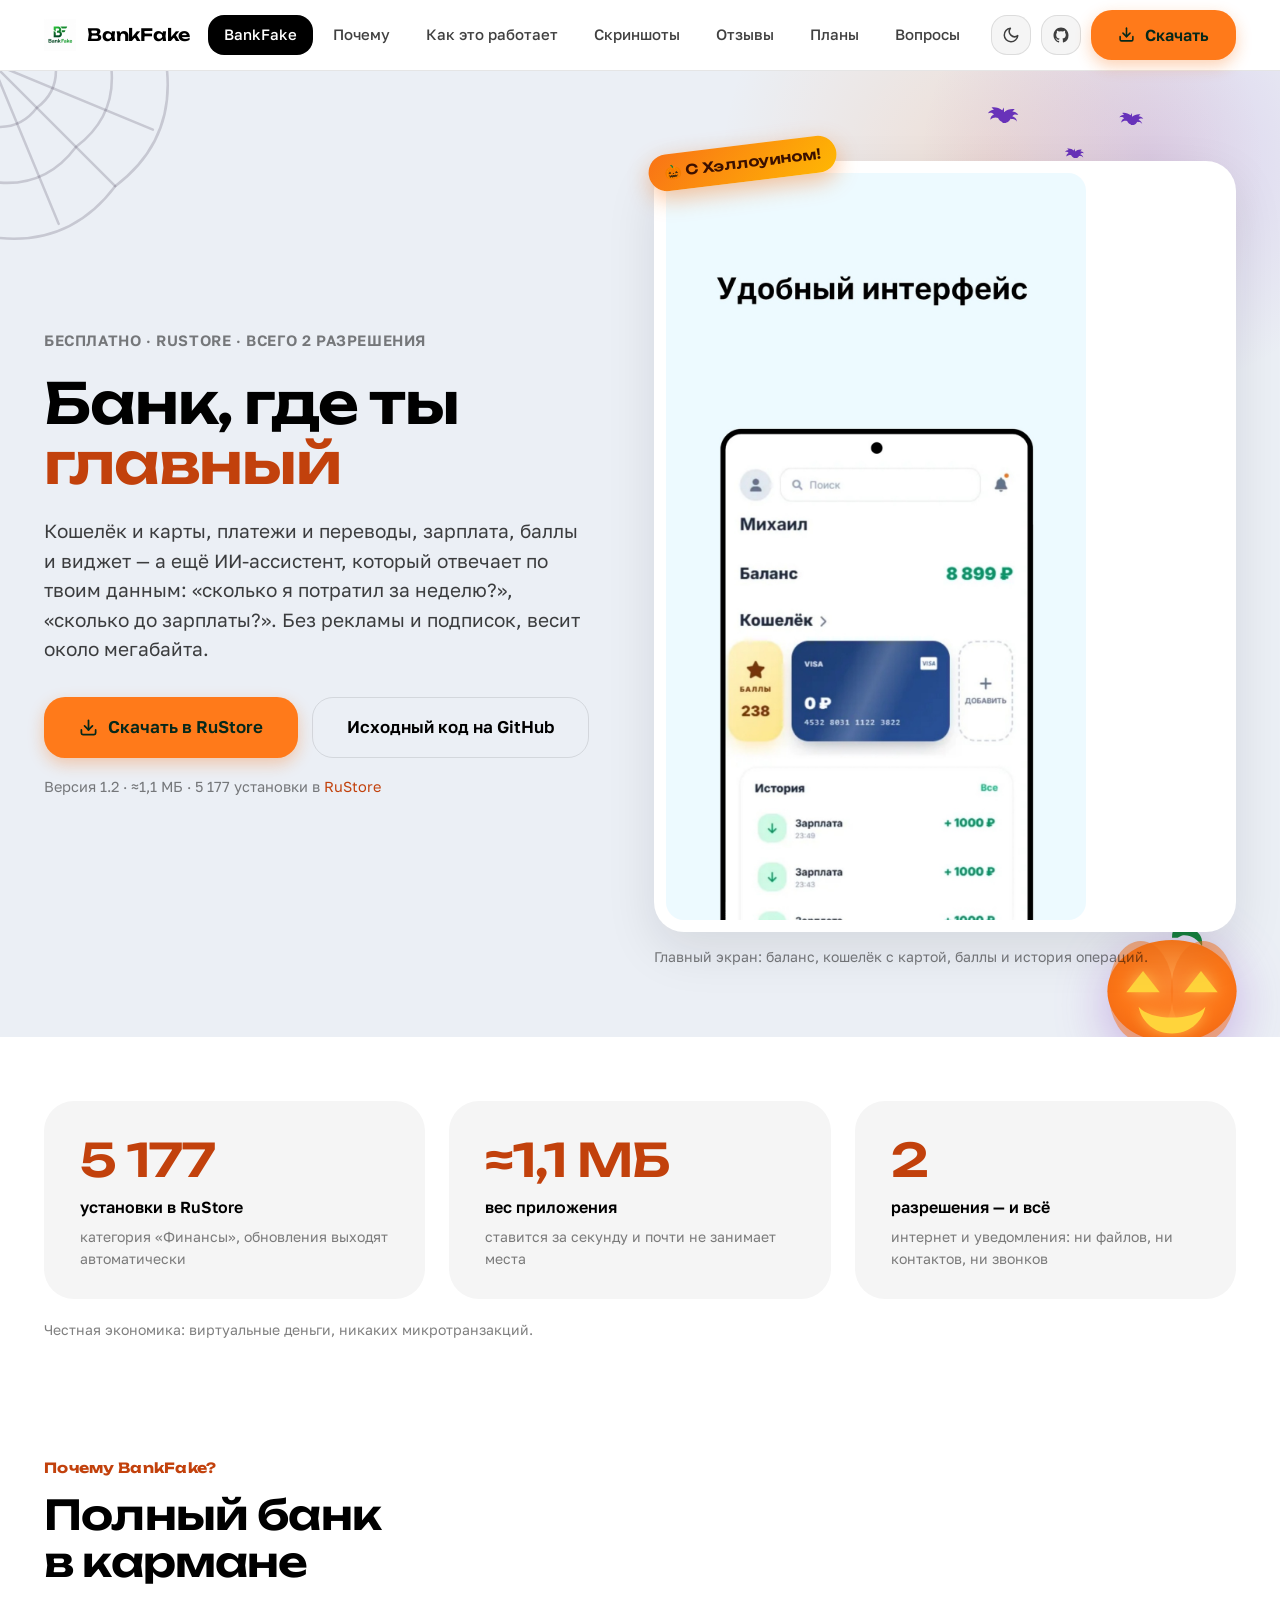
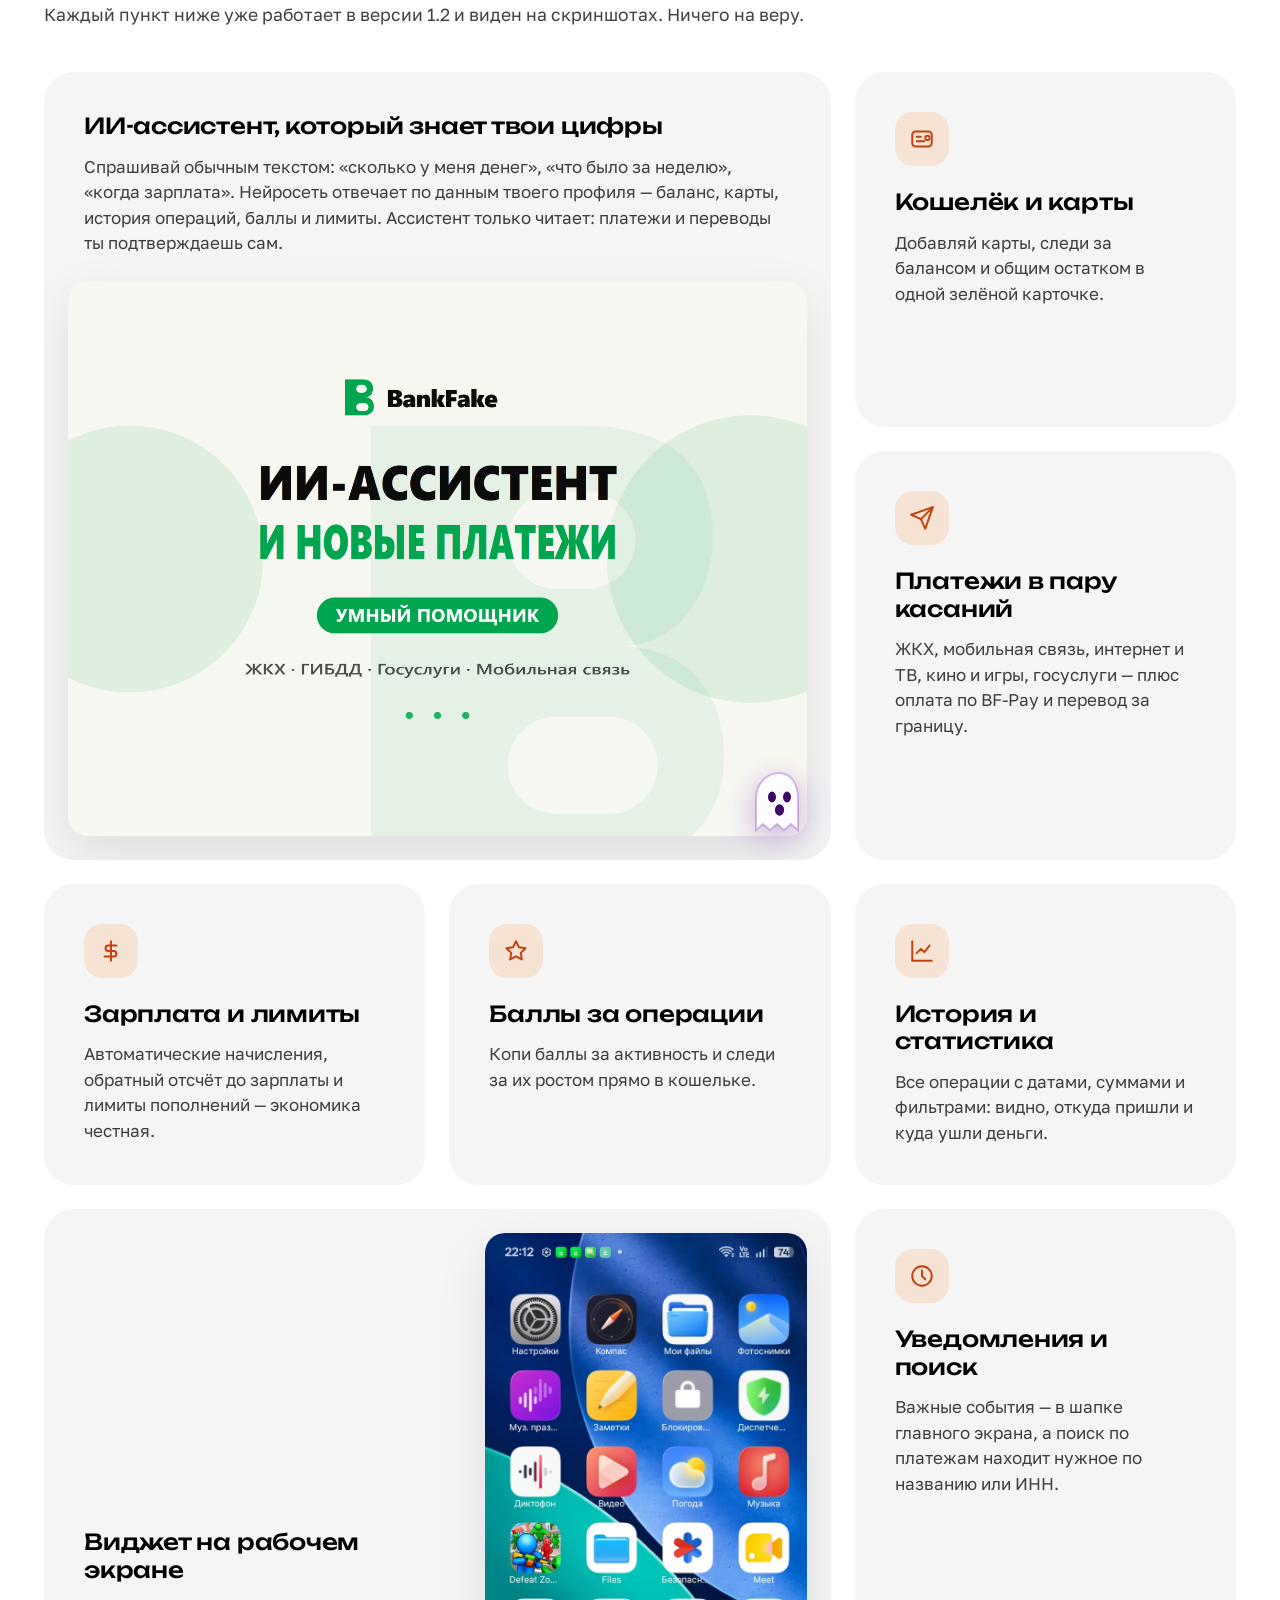
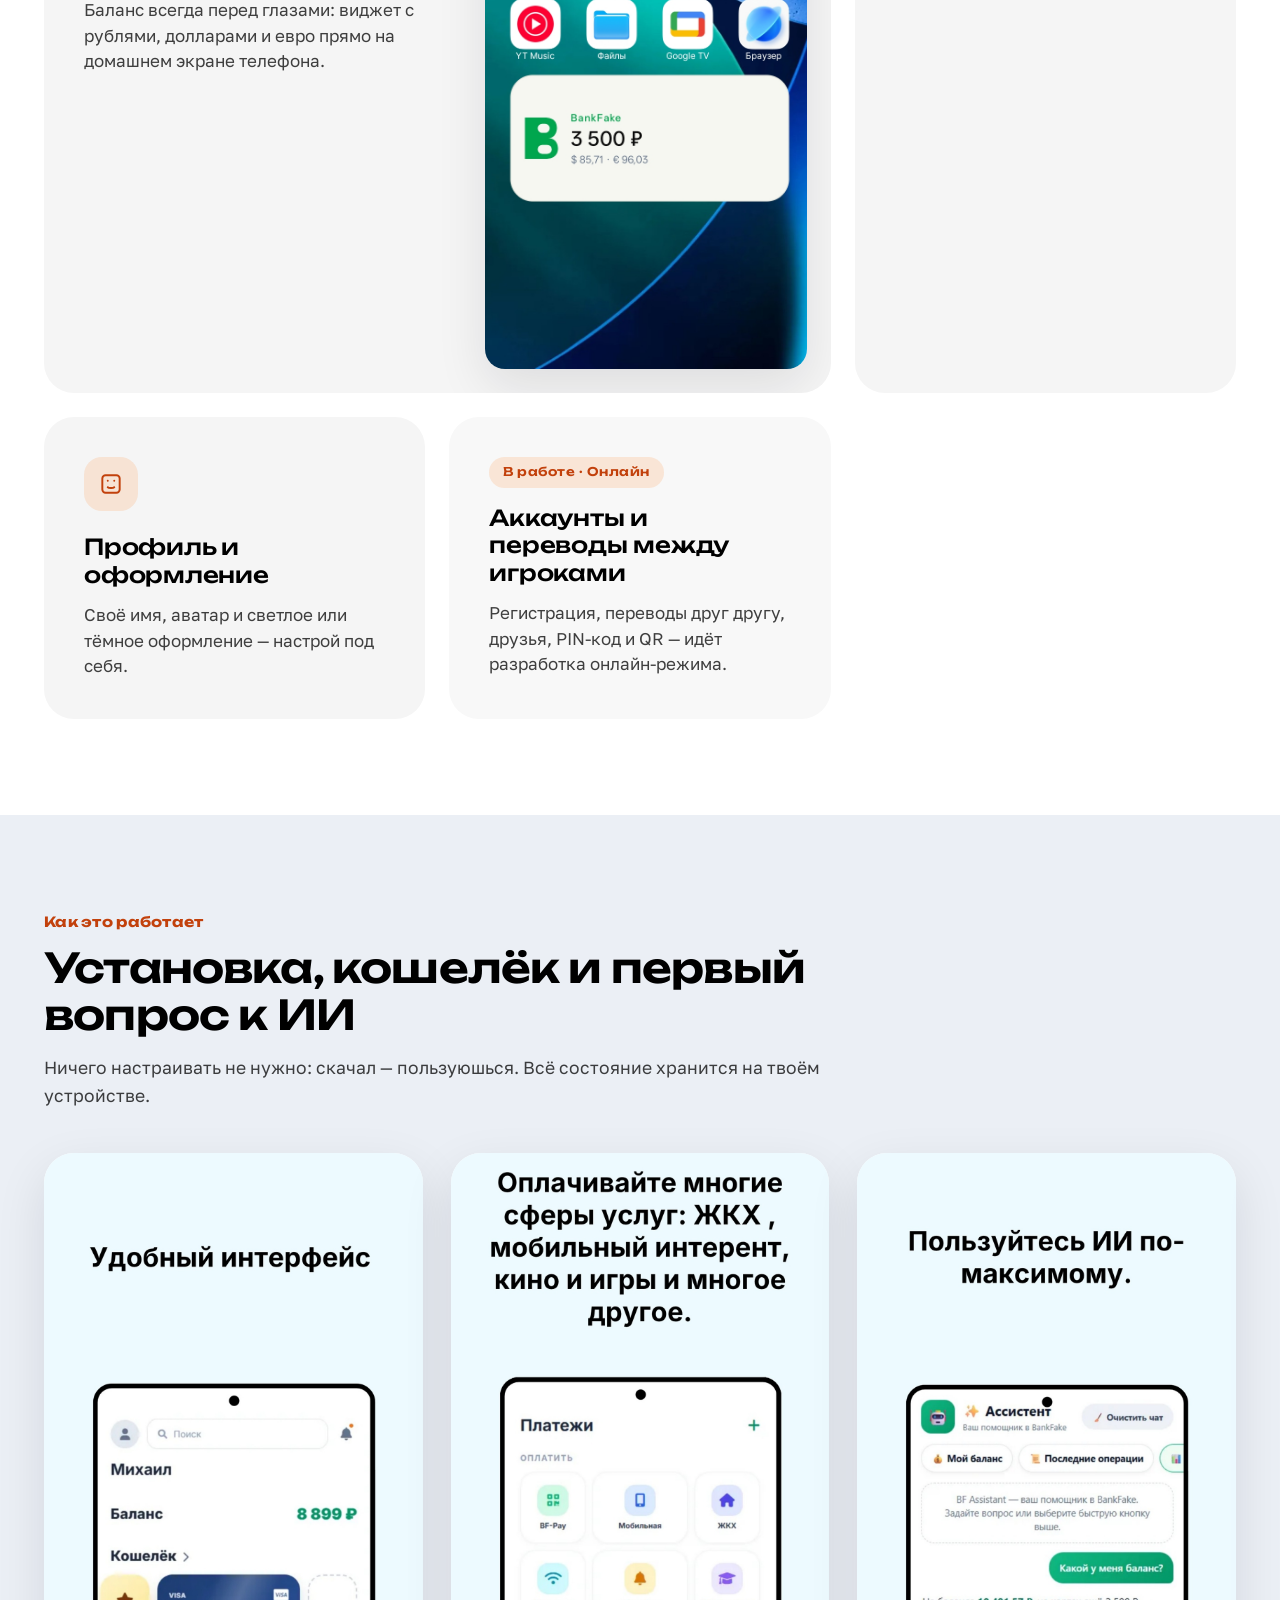
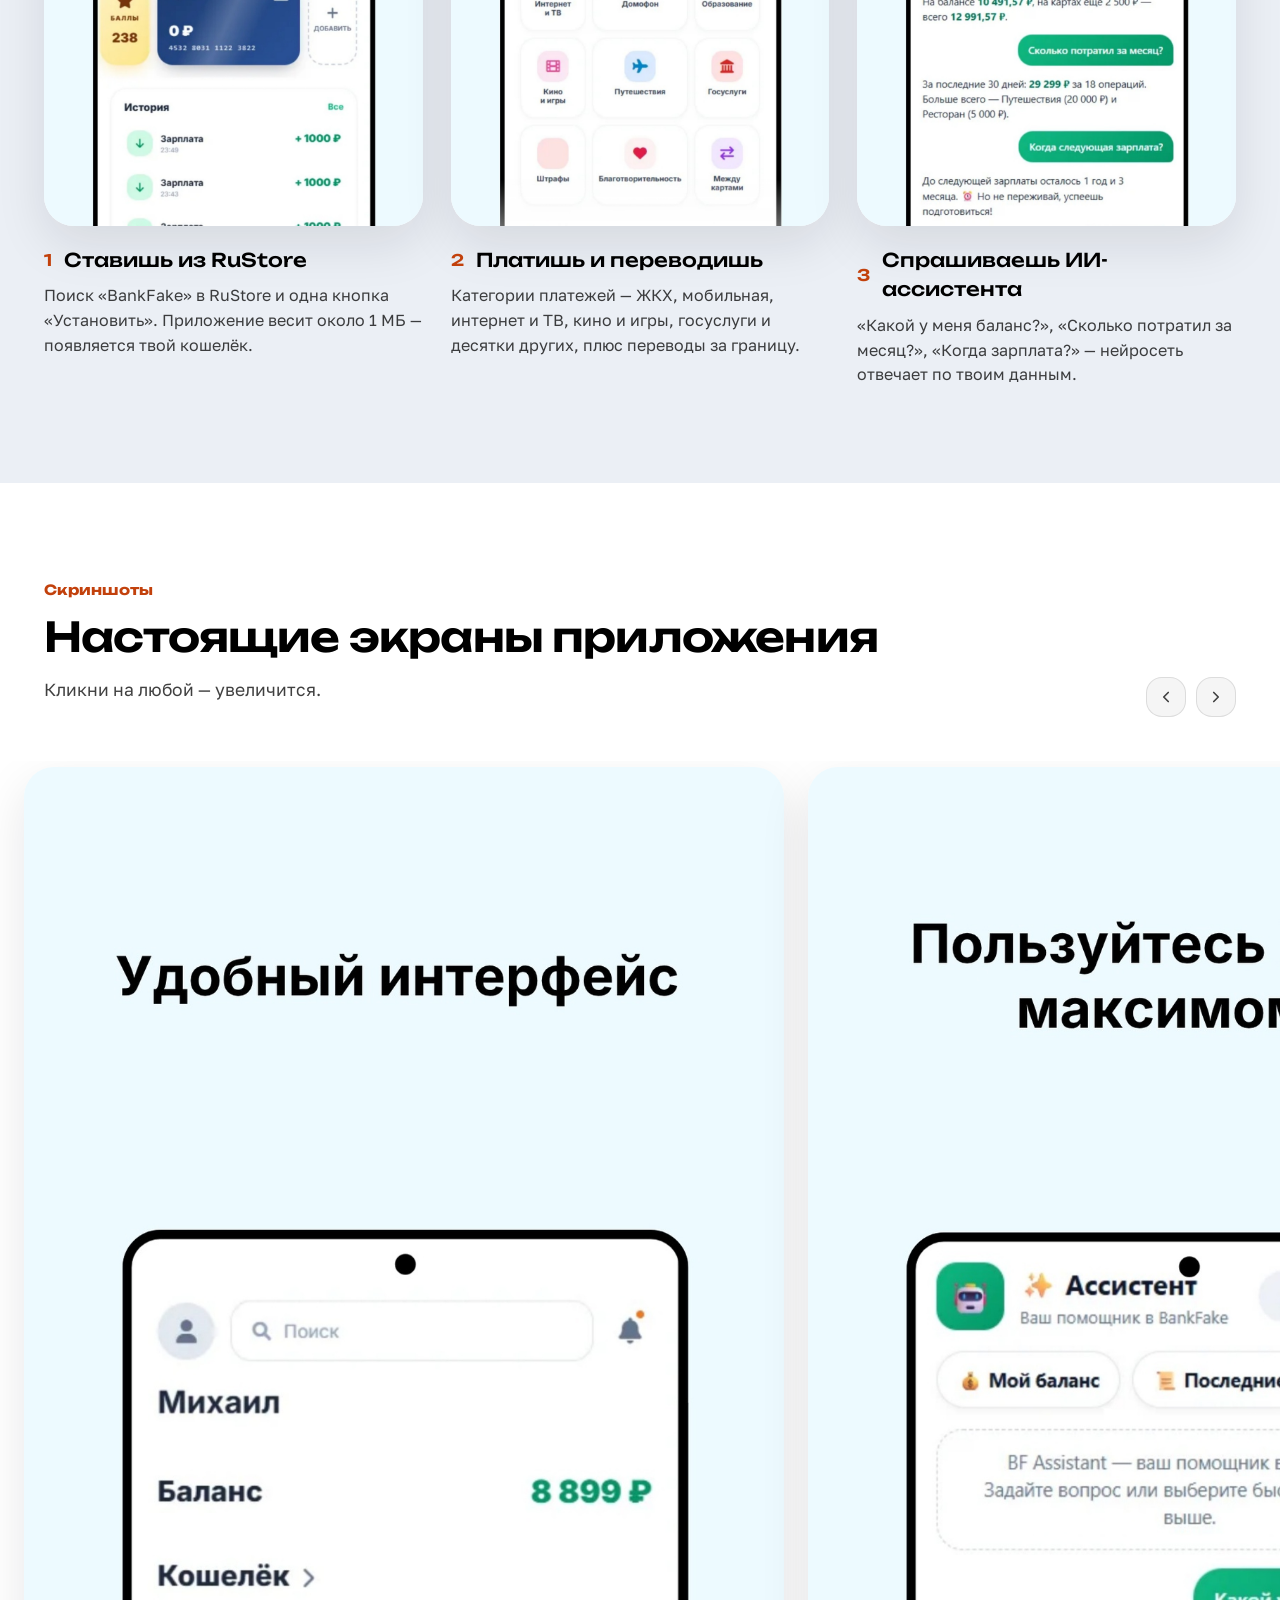
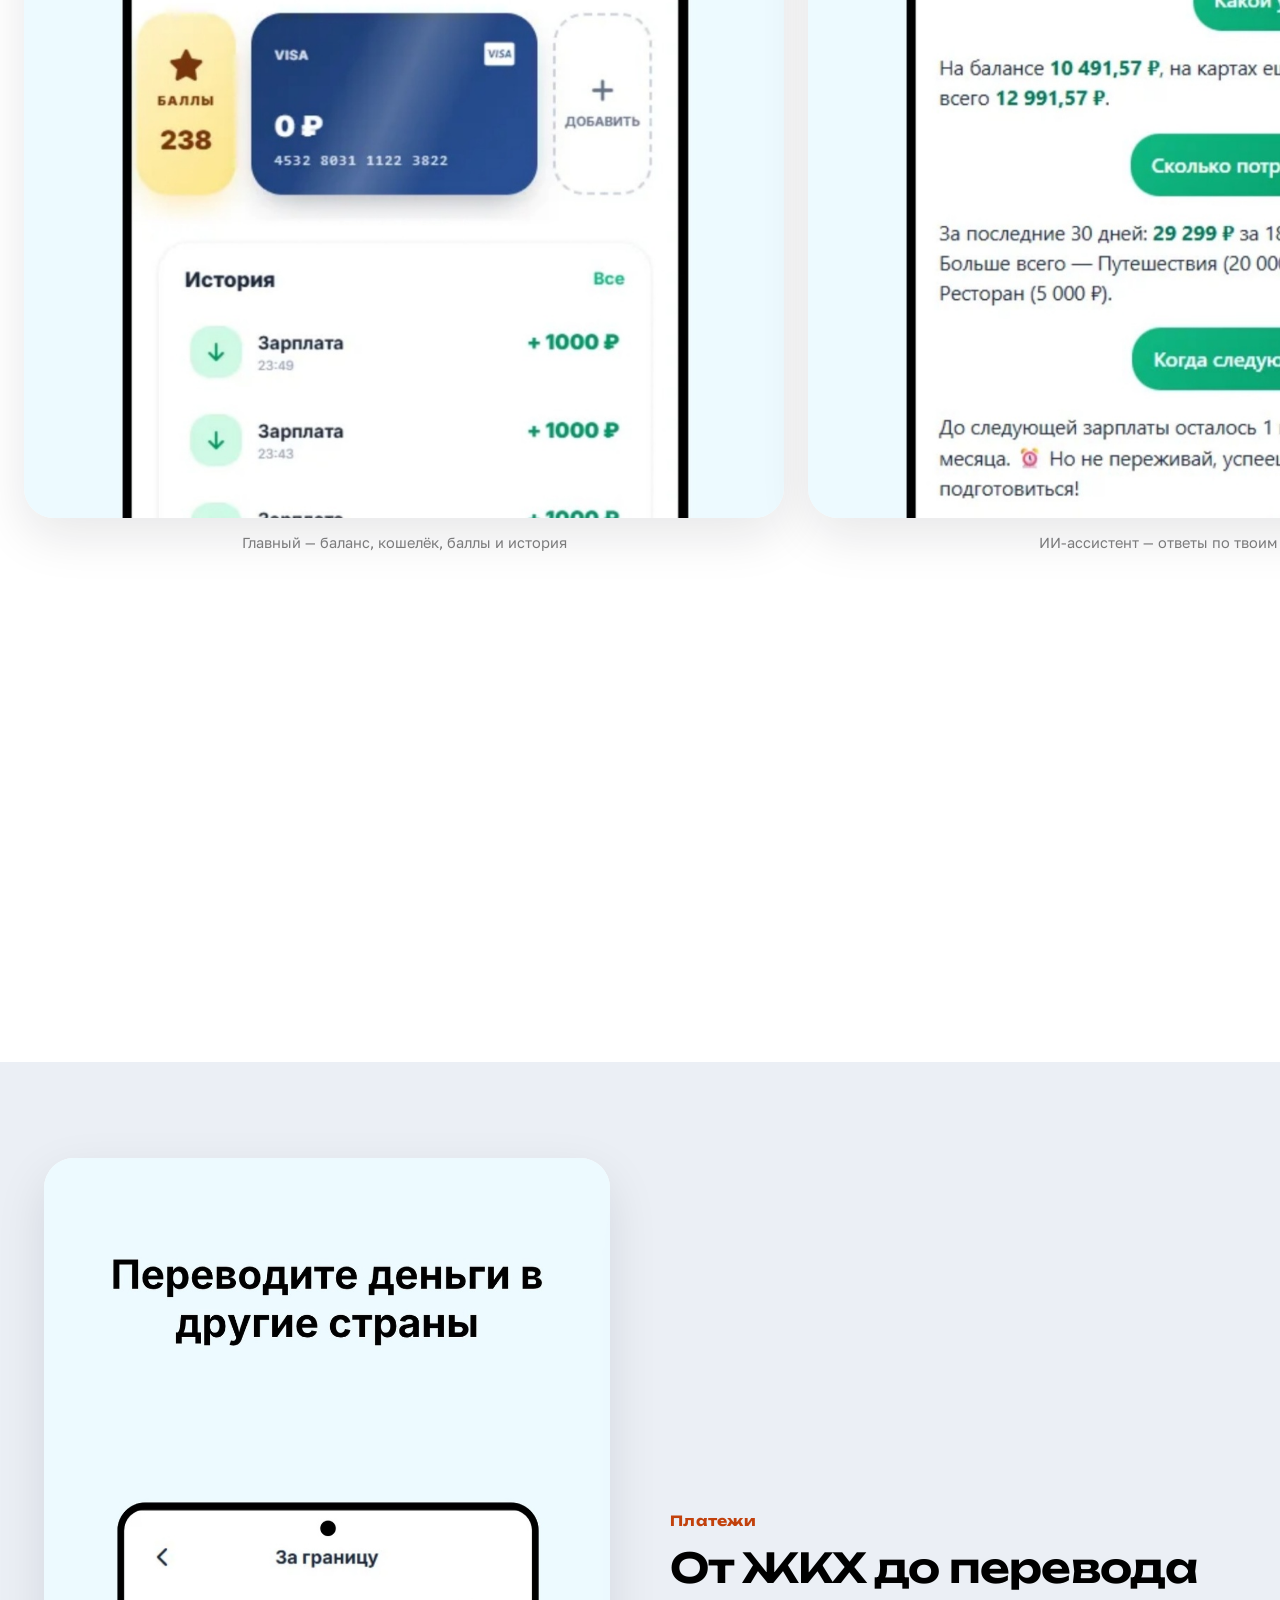
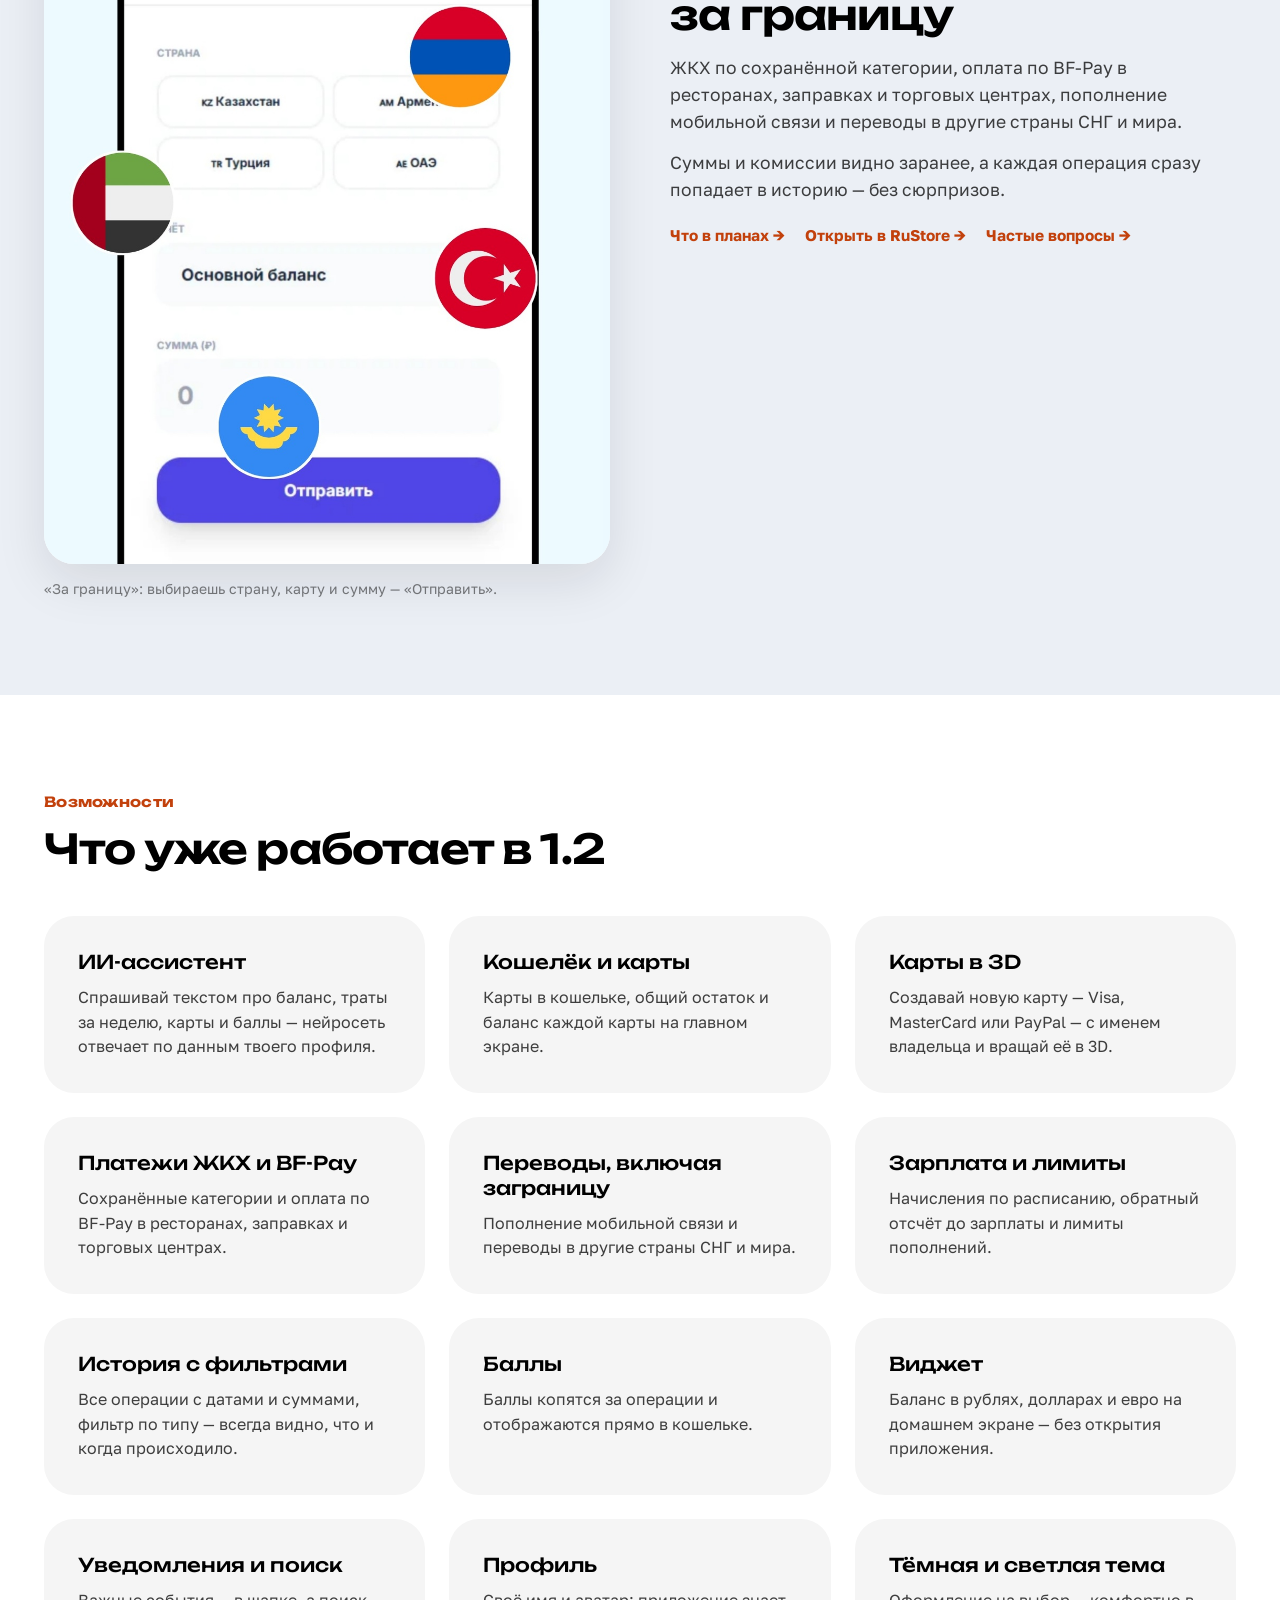
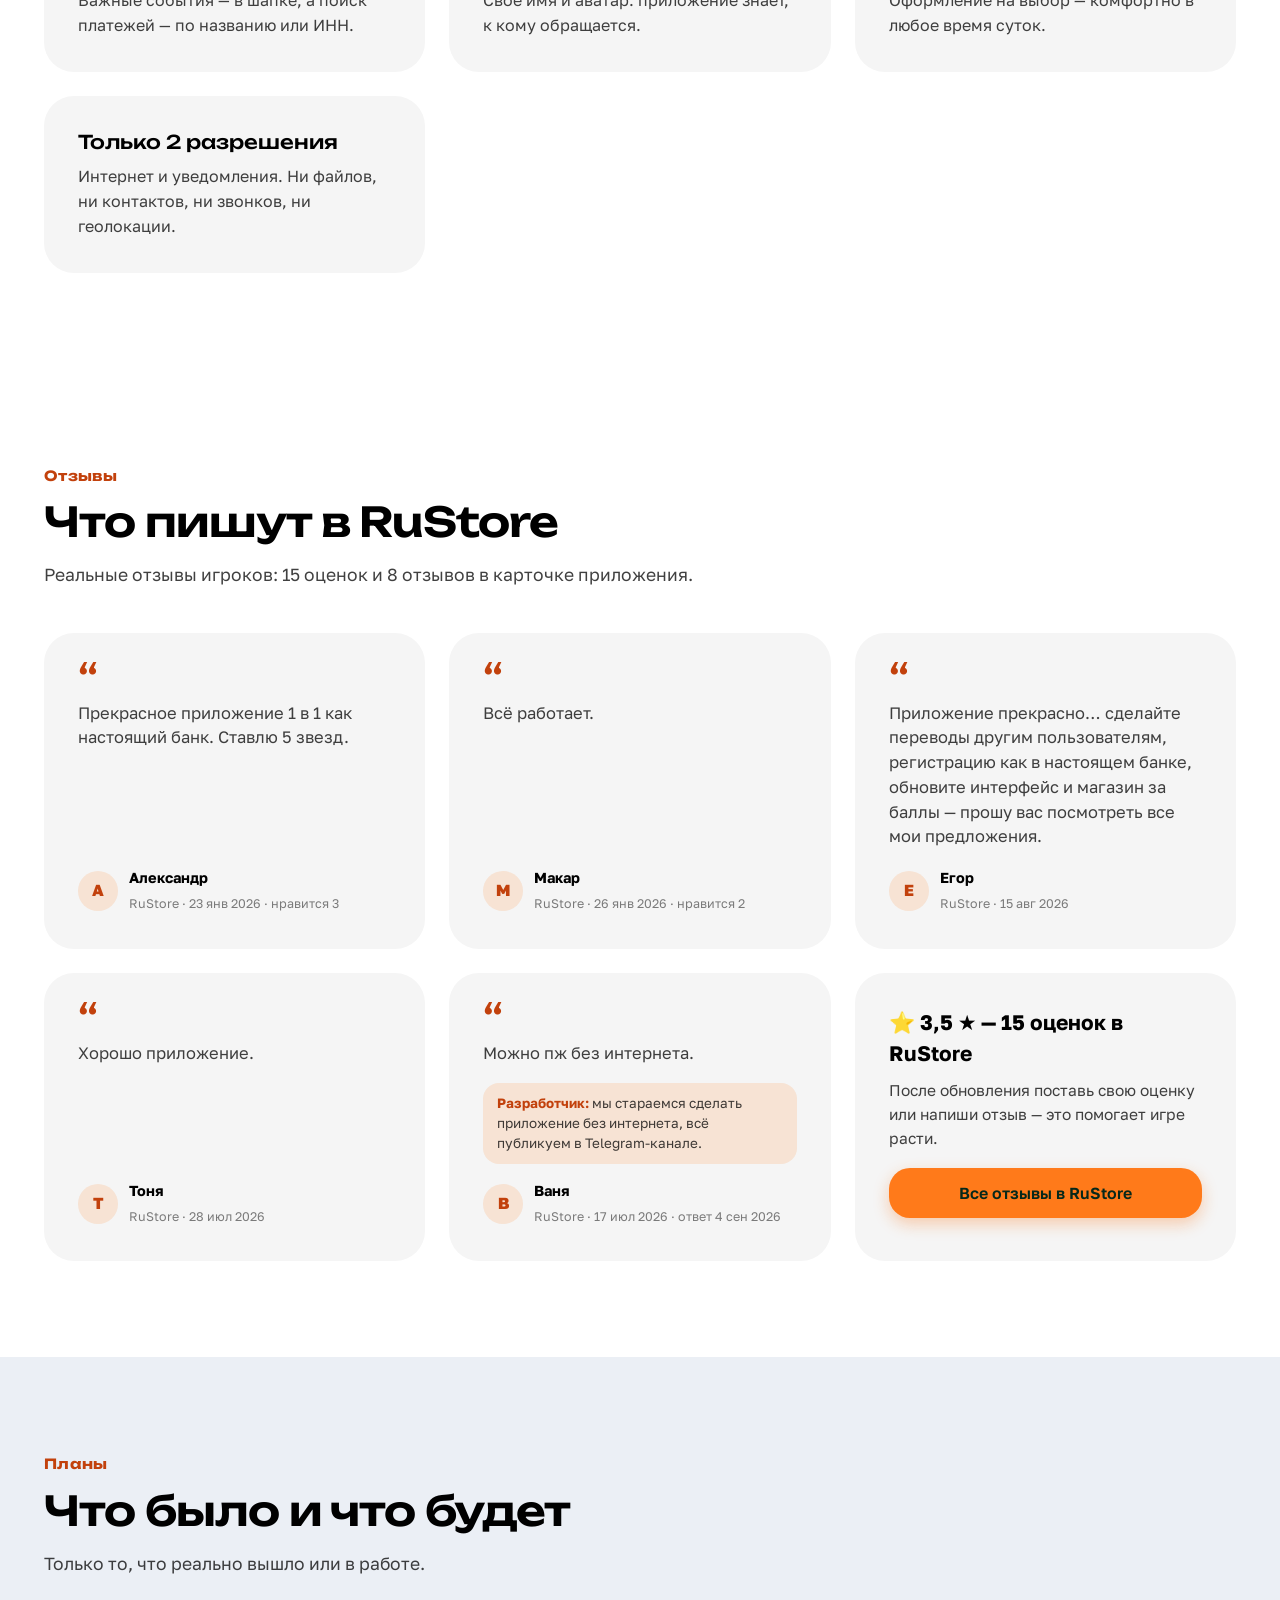
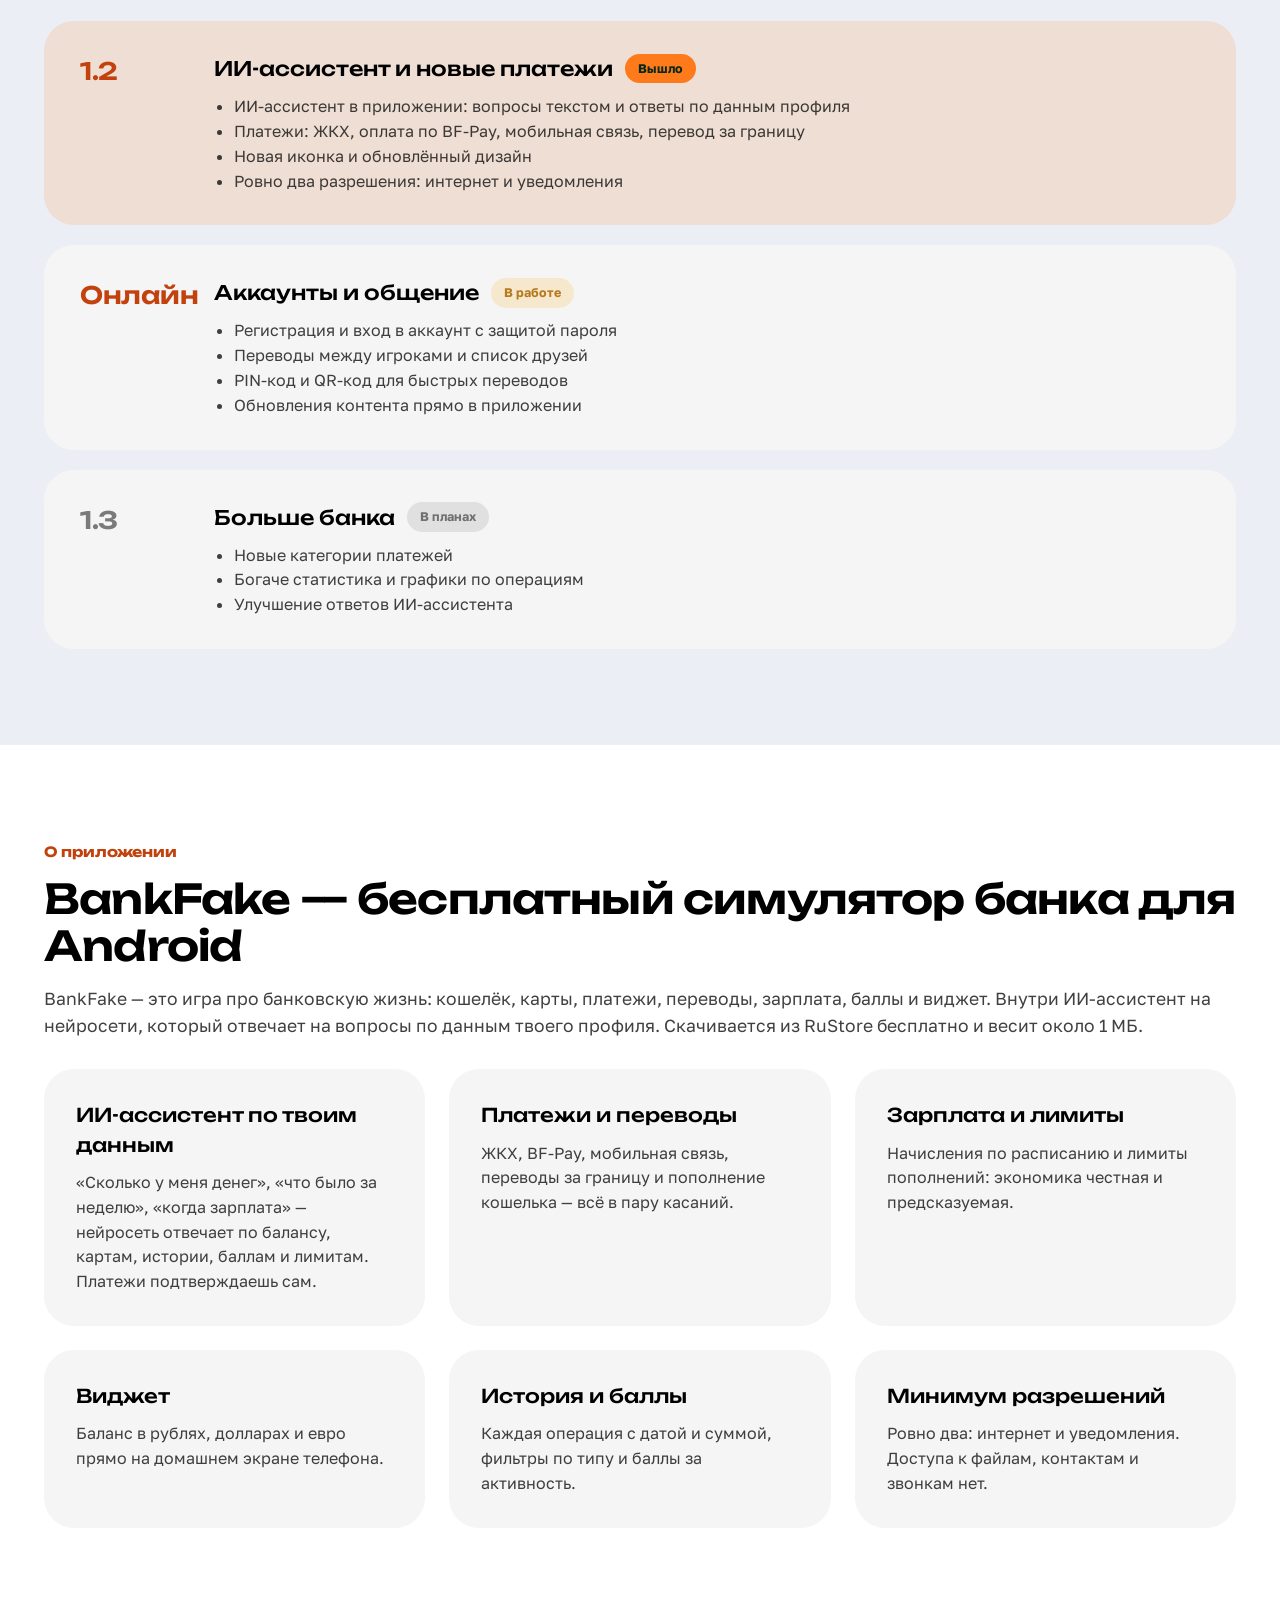
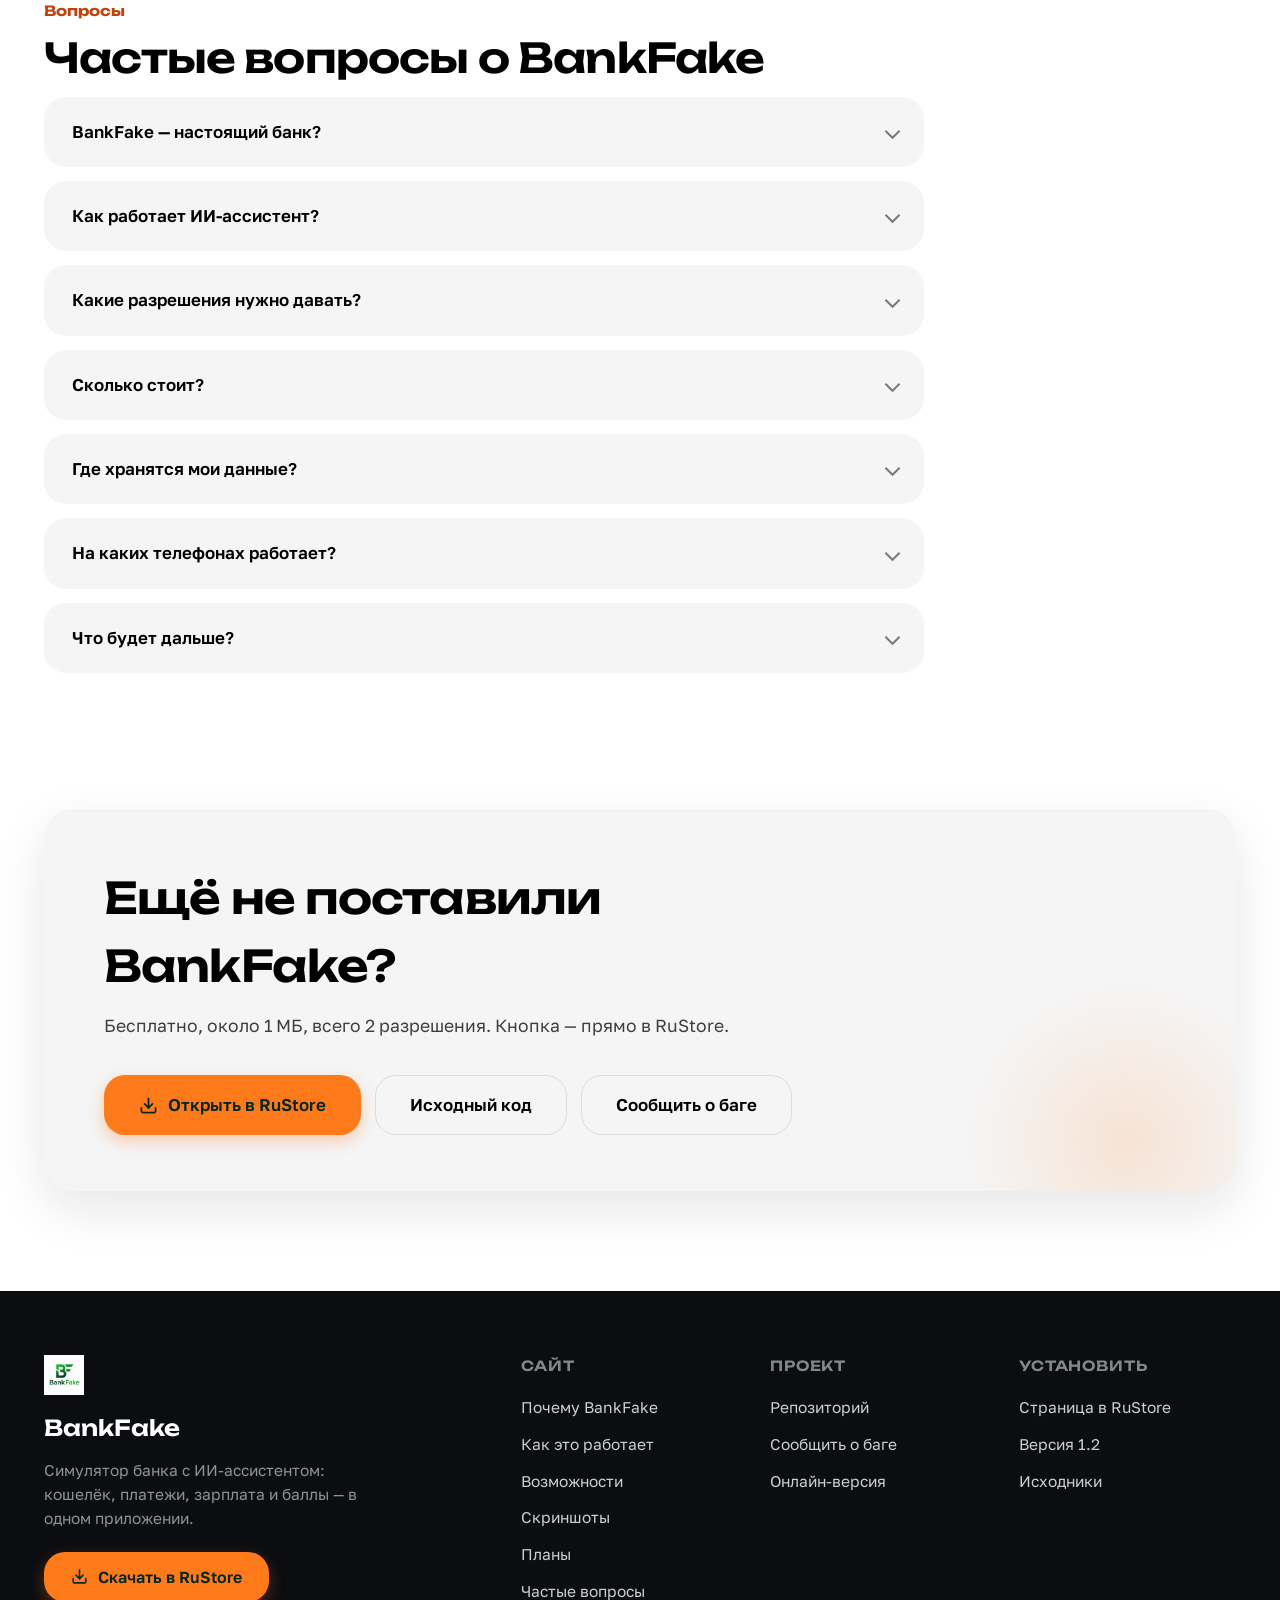
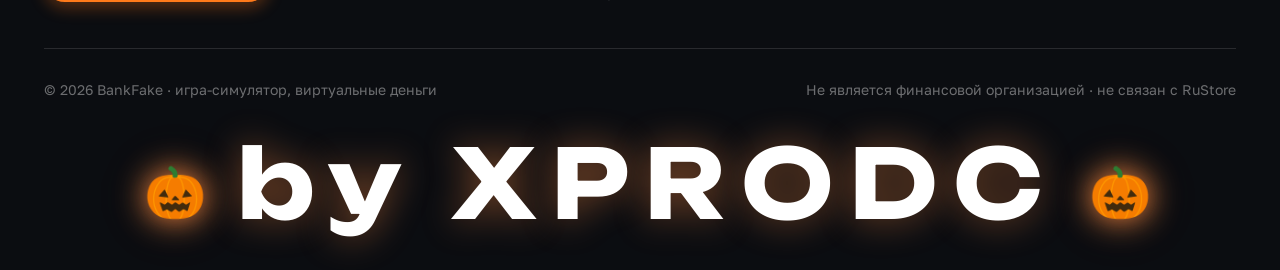
<file: index.html>
<!DOCTYPE html>
<html lang="ru">
<head>
<meta charset="UTF-8">
<meta name="viewport" content="width=device-width, initial-scale=1">
<title>BankFake — симулятор банка с ИИ-ассистентом</title>
<meta name="description" content="BankFake — бесплатная игра-симулятор банка для Android: кошелёк и карты, платежи ЖКХ и BF-Pay, переводы, зарплата, баллы, виджет и ИИ-ассистент, отвечающий по твоим данным. Всего 2 разрешения. В RuStore.">
<meta name="theme-color" content="#ffffff" media="(prefers-color-scheme: light)">
<meta name="theme-color" content="#090A0D" media="(prefers-color-scheme: dark)">
<meta property="og:type" content="website">
<meta property="og:title" content="BankFake — симулятор банка с ИИ-ассистентом">
<meta property="og:description" content="Кошелёк и карты, платежи, переводы, зарплата, баллы, виджет и ИИ-ассистент по твоим данным. Бесплатно в RuStore, всего 2 разрешения.">
<meta property="og:image" content="https://rusty-prdc.github.io/BankFakeSite/assets/banner.png">
<link rel="icon" type="image/png" href="assets/icon.png">
<link rel="preconnect" href="https://fonts.googleapis.com">
<link rel="preconnect" href="https://fonts.gstatic.com" crossorigin>
<link href="https://fonts.googleapis.com/css2?family=Unbounded:wght@400;500;600;700&family=Golos+Text:wght@400;500;600;700;800;900&display=swap" rel="stylesheet">
<link rel="stylesheet" href="styles.css">
<link rel="stylesheet" href="halloween.css">
<style>
  .f-xprodc {
    margin-top: 30px;
    text-align: center;
    font-family: Unbounded, sans-serif;
    font-weight: 700;
    font-size: clamp(34px, 9vw, 96px);
    letter-spacing: .16em;
    text-indent: .16em;
    line-height: 1.1;
    color: #ffffff;
    user-select: none;
  }
  @media (max-width: 768px) {
    .f-xprodc { font-size: clamp(24px, 7.5vw, 44px); letter-spacing: .1em; margin-top: 22px; }
  }

  /* ============================== ОТЗЫВЫ RUSTORE ============================== */
  .rv-card { display: flex; flex-direction: column; }
  .rv-quote { position: relative; margin: 0 0 18px; font-size: 16.5px; line-height: 1.5; color: var(--text-2); }
  .rv-quote::before {
    content: "\201C";
    display: block;
    font-family: Unbounded, sans-serif;
    font-size: 44px;
    line-height: .55;
    margin-bottom: 10px;
    color: var(--accent-text);
  }
  .rv-meta { display: flex; align-items: center; gap: 11px; margin-top: auto; }
  .rv-ava {
    width: 40px; height: 40px; border-radius: 50%;
    background: var(--accent-soft); color: var(--accent-text);
    display: flex; align-items: center; justify-content: center;
    font-weight: 800; font-size: 16px; flex-shrink: 0;
  }
  .rv-meta b { display: block; font-size: 14.5px; }
  .rv-meta small { color: var(--mute); font-size: 12.5px; }
  .rv-dev {
    margin: 0 0 16px; padding: 11px 14px;
    background: var(--accent-soft); border-radius: 16px;
    font-size: 13.5px; line-height: 1.45; color: var(--text-2);
  }
  .rv-dev b { color: var(--accent-text); }
  .rv-cta .rv-quote::before { display: none; }
  .rv-cta .rv-quote { font-size: 21px; font-weight: 700; color: var(--text); margin-bottom: 8px; }
  .h-card .rv-ctap { margin: 0 0 18px; color: var(--text-2); font-size: 15.5px; }
</style>
<script>
(function () {
  var t = null;
  try { t = localStorage.getItem('nl-site-theme'); } catch (e) {}
  if (t !== 'dark' && t !== 'light')
    t = window.matchMedia && matchMedia('(prefers-color-scheme: dark)').matches ? 'dark' : 'light';
  document.documentElement.setAttribute('data-theme', t);
})();
</script>
<script type="application/ld+json">
{"@context":"https://schema.org","@type":"SoftwareApplication","name":"BankFake","description":"Бесплатный симулятор банка для Android: кошелёк и карты, платежи, переводы, зарплата, баллы, виджет и ИИ-ассистент по данным профиля.","applicationCategory":"FinanceApplication","operatingSystem":"Android","inLanguage":"ru","softwareVersion":"1.2","url":"https://github.com/rusty-prdc/BankFake","downloadUrl":"https://www.rustore.ru/catalog/app/org.xprodc.ivan","offers":{"@type":"Offer","price":"0","priceCurrency":"RUB"}}
</script>
<script type="application/ld+json">
{"@context":"https://schema.org","@type":"FAQPage","mainEntity":[{"@type":"Question","name":"BankFake — настоящий банк?","acceptedAnswer":{"@type":"Answer","text":"Нет. BankFake — игра-симулятор банковской жизни для Android. Деньги здесь виртуальные: их нельзя вывести или ими оплатить реальные покупки."}},{"@type":"Question","name":"Как работает ИИ-ассистент?","acceptedAnswer":{"@type":"Answer","text":"Ты пишешь вопрос обычным текстом, приложение отправляет его на защищённый сервер, и нейросеть отвечает по данным твоего профиля: баланс, карты, история операций, баллы и лимиты. Ассистент только читает данные — платежи и переводы всегда подтверждаешь сам."}},{"@type":"Question","name":"Какие разрешения нужно давать приложению?","acceptedAnswer":{"@type":"Answer","text":"Ровно два: интернет (для ИИ-ассистента и обновлений) и уведомления. Нет доступа к файлам, контактам, звонкам и геолокации."}},{"@type":"Question","name":"Сколько стоит и есть ли реклама?","acceptedAnswer":{"@type":"Answer","text":"Игра бесплатна, подписок нет. Скачивается из RuStore, весит около 1 МБ."}},{"@type":"Question","name":"Где хранятся мои данные?","acceptedAnswer":{"@type":"Answer","text":"Прогресс хранится на твоём устройстве. На сервер уходят только вопросы в ИИ-ассистент вместе со снимком данных профиля для ответа."}},{"@type":"Question","name":"Что будет дальше?","acceptedAnswer":{"@type":"Answer","text":"В работе онлайн-режим: аккаунты с регистрацией, переводы между игроками, друзья, PIN-код и QR-код. Планы публикуются на этой странице."}}]}
</script>
</head>
<body>

<!-- ============================== ШАПКА ============================== -->
<header class="h-top">
  <nav class="h-wrap" aria-label="Основное меню">
    <a class="h-brand" href="#top">
      <img src="assets/icon.png" alt="" width="32" height="32">
      <span>BankFake</span>
    </a>
    <div class="h-pillbar" id="navPills">
      <a class="h-pill" href="#top" aria-current="page">BankFake</a>
      <a class="h-pill" href="#why">Почему</a>
      <a class="h-pill" href="#start">Как это работает</a>
      <a class="h-pill" href="#shots">Скриншоты</a>
      <a class="h-pill" href="#reviews">Отзывы</a>
      <a class="h-pill" href="#roadmap">Планы</a>
      <a class="h-pill" href="#faq">Вопросы</a>
    </div>
    <div class="h-tools">
      <button class="h-ibtn" id="themeBtn" aria-label="Сменить тему" title="Сменить тему">
        <svg class="ic-moon" viewBox="0 0 24 24" fill="none" stroke="currentColor" stroke-width="2" stroke-linecap="round" stroke-linejoin="round"><path d="M21 12.8A9 9 0 1 1 11.2 3a7 7 0 0 0 9.8 9.8z"/></svg>
        <svg class="ic-sun" viewBox="0 0 24 24" fill="none" stroke="currentColor" stroke-width="2" stroke-linecap="round" stroke-linejoin="round"><circle cx="12" cy="12" r="4"/><path d="M12 2v2m0 16v2M4.9 4.9l1.4 1.4m11.4 11.4 1.4 1.4M2 12h2m16 0h2M4.9 19.1l1.4-1.4M17.7 6.3l1.4-1.4"/></svg>
      </button>
      <a class="h-ibtn" href="https://github.com/rusty-prdc/BankFake" target="_blank" rel="noopener" aria-label="GitHub" title="Исходный код">
        <svg viewBox="0 0 24 24"><path fill="currentColor" d="M12 2C6.48 2 2 6.58 2 12.23c0 4.51 2.87 8.34 6.84 9.69.5.09.68-.22.68-.49 0-.24-.01-.87-.01-1.71-2.78.62-3.37-1.37-3.37-1.37-.45-1.19-1.11-1.51-1.11-1.51-.91-.63.07-.62.07-.62 1 .07 1.53 1.06 1.53 1.06.89 1.57 2.34 1.12 2.91.85.09-.66.35-1.12.63-1.38-2.22-.26-4.56-1.14-4.56-5.06 0-1.12.39-2.03 1.03-2.75-.1-.26-.45-1.3.1-2.71 0 0 .84-.28 2.75 1.05a9.3 9.3 0 0 1 5 0c1.91-1.33 2.75-1.05 2.75-1.05.55 1.41.2 2.45.1 2.71.64.72 1.03 1.63 1.03 2.75 0 3.93-2.34 4.79-4.57 5.05.36.32.68.94.68 1.9 0 1.37-.01 2.47-.01 2.81 0 .27.18.59.69.49A10.03 10.03 0 0 0 22 12.23C22 6.58 17.52 2 12 2z"/></svg>
      </a>
      <a class="h-btn pri" href="https://www.rustore.ru/catalog/app/org.xprodc.ivan" target="_blank" rel="noopener">
        <svg width="17" height="17" viewBox="0 0 24 24" fill="none" stroke="currentColor" stroke-width="2.2" stroke-linecap="round" stroke-linejoin="round"><path d="M21 15v4a2 2 0 0 1-2 2H5a2 2 0 0 1-2-2v-4"/><path d="m7 10 5 5 5-5"/><path d="M12 15V3"/></svg>
        <span>Скачать</span>
      </a>
      <button class="burger" id="burger" aria-label="Меню"><span></span><span></span><span></span></button>
    </div>
  </nav>
</header>

<main>

<!-- ============================== HERO ============================== -->
<section class="h-hero" id="top">
  <div class="h-hero-glow" aria-hidden="true"></div>
  <div class="hw-deco" aria-hidden="true">
    <svg class="hw-web" viewBox="0 0 120 120" fill="none" stroke="currentColor" stroke-width="1.6" stroke-linecap="round">
      <path d="M0 0 L110 0 M0 0 L101.6 42.1 M0 0 L77.8 77.8 M0 0 L42.1 101.6 M0 0 L0 110"/>
      <path d="M40 0 Q42.5 17.6 28.3 28.3 Q17.6 42.5 0 40"/>
      <path d="M75 0 Q79.7 33.1 53 53 Q33.1 79.7 0 75"/>
      <path d="M110 0 Q116.7 48.5 77.8 77.8 Q48.5 116.7 0 110"/>
    </svg>
    <div class="hw-bats">
      <svg class="hw-bat b1" viewBox="0 0 64 30"><path d="M32 4l-3 5c-5-4-11-6-18-5l4 4c-4 0-8 2-10 6 4-2 8-1 10 2-3 1-6 4-6 9 4-4 9-5 13-3 1 3 4 6 8 7l-3 3 3 1 2-2 2 2 3-1-2-2c4-1 7-4 8-7 4 2 7-1 11 5-1-5-4-8-8-9 2-3 5-4 10-2-2-4-6-6-10-6l4-4c-7-1-13 1-18 5z"/></svg>
      <svg class="hw-bat b2" viewBox="0 0 64 30"><path d="M32 4l-3 5c-5-4-11-6-18-5l4 4c-4 0-8 2-10 6 4-2 8-1 10 2-3 1-6 4-6 9 4-4 9-5 13-3 1 3 4 6 8 7l-3 3 3 1 2-2 2 2 3-1-2-2c4-1 7-4 8-7 4 2 7-1 11 5-1-5-4-8-8-9 2-3 5-4 10-2-2-4-6-6-10-6l4-4c-7-1-13 1-18 5z"/></svg>
      <svg class="hw-bat b3" viewBox="0 0 64 30"><path d="M32 4l-3 5c-5-4-11-6-18-5l4 4c-4 0-8 2-10 6 4-2 8-1 10 2-3 1-6 4-6 9 4-4 9-5 13-3 1 3 4 6 8 7l-3 3 3 1 2-2 2 2 3-1-2-2c4-1 7-4 8-7 4 2 7-1 11 5-1-5-4-8-8-9 2-3 5-4 10-2-2-4-6-6-10-6l4-4c-7-1-13 1-18 5z"/></svg>
    </div>
    <svg class="hw-pumpkin-hero" viewBox="0 0 140 130">
      <defs>
        <radialGradient id="hwPump" cx="50%" cy="42%" r="68%">
          <stop offset="0%" stop-color="#ffa04d"/>
          <stop offset="62%" stop-color="#ff7a1a"/>
          <stop offset="100%" stop-color="#e8590c"/>
        </radialGradient>
      </defs>
      <path d="M70 32c0-9 5-17 14-21-3 5 0 12 5 14 6 2 9 8 8 15-4-7-11-11-18-10l-4 2z" fill="#15803d"/>
      <ellipse cx="70" cy="80" rx="58" ry="46" fill="url(#hwPump)"/>
      <ellipse cx="42" cy="80" rx="29" ry="45" fill="#f97316" opacity=".5"/>
      <ellipse cx="98" cy="80" rx="29" ry="45" fill="#f97316" opacity=".5"/>
      <g class="hw-face" fill="#ffd43b">
        <path d="M44 62l15 19H29z"/>
        <path d="M96 62l15 19H81z"/>
        <path d="M40 94c10 13 50 13 60 0-3 15-16 24-30 24s-27-9-30-24z"/>
      </g>
    </svg>
  </div>
  <div class="h-wrap h-hero-grid">
    <div class="h-hero-text reveal">
      <p class="h-kick">Бесплатно · RuStore · Всего 2 разрешения</p>
      <h1>Банк, где ты<br><em>главный</em></h1>
      <p class="h-lead">Кошелёк и карты, платежи и переводы, зарплата, баллы и виджет — а ещё ИИ-ассистент,
        который отвечает по твоим данным: «сколько я потратил за неделю?», «сколько до зарплаты?».
        Без рекламы и подписок, весит около мегабайта.</p>
      <div class="h-cta">
        <a class="h-btn pri xl" href="https://www.rustore.ru/catalog/app/org.xprodc.ivan" target="_blank" rel="noopener">
          <svg width="19" height="19" viewBox="0 0 24 24" fill="none" stroke="currentColor" stroke-width="2.2" stroke-linecap="round" stroke-linejoin="round"><path d="M21 15v4a2 2 0 0 1-2 2H5a2 2 0 0 1-2-2v-4"/><path d="m7 10 5 5 5-5"/><path d="M12 15V3"/></svg>
          Скачать в RuStore
        </a>
        <a class="h-btn ghost xl" href="https://github.com/rusty-prdc/BankFake" target="_blank" rel="noopener">Исходный код на GitHub</a>
      </div>
      <p class="h-cta-meta">Версия 1.2 · ≈1,1 МБ · 5 177 установки в <a href="https://www.rustore.ru/catalog/app/org.xprodc.ivan" target="_blank" rel="noopener">RuStore</a></p>
    </div>
    <figure class="h-hero-fig reveal">
      <span class="hw-sticker" aria-hidden="true">🎃 С Хэллоуином!</span>
      <div class="h-stage">
        <img src="assets/screenshots/promo-ui.jpg" width="1080" height="1920" style="max-width:420px" alt="Главный экран BankFake: баланс, кошелёк с картой, баллы и история" fetchpriority="high">
      </div>
      <figcaption>Главный экран: баланс, кошелёк с картой, баллы и история операций.</figcaption>
    </figure>
  </div>
</section>

<!-- ============================== ЖИВЫЕ ЦИФРЫ ============================== -->
<section class="h-live" aria-label="BankFake сейчас">
  <div class="h-wrap">
    <div class="h-live-row">
      <div class="h-num reveal"><b>5 177</b><span>установки в RuStore</span><small>категория «Финансы», обновления выходят автоматически</small></div>
      <div class="h-num reveal"><b>≈1,1 МБ</b><span>вес приложения</span><small>ставится за секунду и почти не занимает места</small></div>
      <div class="h-num reveal"><b>2</b><span>разрешения — и всё</span><small>интернет и уведомления: ни файлов, ни контактов, ни звонков</small></div>
    </div>
    <p class="h-live-note">Честная экономика: виртуальные деньги, никаких микротранзакций.</p>
  </div>
</section>

<!-- ============================== ПОЧЕМУ (БЕНТО) ============================== -->
<section class="h-sec" id="why">
  <div class="h-wrap">
    <div class="h-head reveal">
      <span class="h-kick-2">Почему BankFake?</span>
      <h2>Полный банк<br>в кармане</h2>
      <p>Каждый пункт ниже уже работает в версии 1.2 и виден на скриншотах. Ничего на веру.</p>
    </div>

    <div class="bento">
      <article class="b-card b-big reveal">
        <svg class="hw-ghost" aria-hidden="true" viewBox="0 0 56 66">
          <path d="M28 3C16 3 5 14 5 28v32l7-6 7 6 7-6 7 6 7-6 7 6V28C47 14 40 3 28 3z" fill="rgba(255,255,255,.94)" stroke="rgba(123,44,191,.3)" stroke-width="2"/>
          <ellipse cx="21" cy="27" rx="4" ry="5.4" fill="#3b0764"/>
          <ellipse cx="36" cy="27" rx="4" ry="5.4" fill="#3b0764"/>
          <ellipse cx="28.5" cy="40" rx="4.6" ry="5.8" fill="#3b0764"/>
        </svg>
        <div class="b-body">
          <h3>ИИ-ассистент, который знает твои цифры</h3>
          <p>Спрашивай обычным текстом: «сколько у меня денег», «что было за неделю», «когда зарплата».
            Нейросеть отвечает по данным твоего профиля — баланс, карты, история операций, баллы и лимиты.
            Ассистент только читает: платежи и переводы ты подтверждаешь сам.</p>
        </div>
        <div class="b-shot"><img src="assets/banner.png" alt="ИИ-ассистент и новые платежи: ЖКХ, ГИБДД, Госуслуги, мобильная связь" loading="lazy"></div>
      </article>

      <article class="b-card reveal">
        <div class="b-ic">
          <svg viewBox="0 0 24 24" fill="none" stroke="currentColor" stroke-width="1.8" stroke-linecap="round" stroke-linejoin="round"><rect x="3" y="5" width="18" height="14" rx="3"/><path d="M7 10h4M7 14h7"/><circle cx="17" cy="11" r="2"/></svg>
        </div>
        <h3>Кошелёк и карты</h3>
        <p>Добавляй карты, следи за балансом и общим остатком в одной зелёной карточке.</p>
      </article>

      <article class="b-card reveal">
        <div class="b-ic">
          <svg viewBox="0 0 24 24" fill="none" stroke="currentColor" stroke-width="1.8" stroke-linecap="round" stroke-linejoin="round"><path d="M22 2 11 13"/><path d="M22 2 15 22l-4-9-9-4z"/></svg>
        </div>
        <h3>Платежи в пару касаний</h3>
        <p>ЖКХ, мобильная связь, интернет и ТВ, кино и игры, госуслуги — плюс оплата по BF-Pay и перевод за границу.</p>
      </article>

      <article class="b-card reveal">
        <div class="b-ic">
          <svg viewBox="0 0 24 24" fill="none" stroke="currentColor" stroke-width="1.8" stroke-linecap="round" stroke-linejoin="round"><path d="M12 3v18"/><path d="M17 7H9.5a2.5 2.5 0 0 0 0 5h5a2.5 2.5 0 0 1 0 5H6"/></svg>
        </div>
        <h3>Зарплата и лимиты</h3>
        <p>Автоматические начисления, обратный отсчёт до зарплаты и лимиты пополнений — экономика честная.</p>
      </article>

      <article class="b-card reveal">
        <div class="b-ic">
          <svg viewBox="0 0 24 24" fill="none" stroke="currentColor" stroke-width="1.8" stroke-linecap="round" stroke-linejoin="round"><path d="m12 3 2.7 5.5 6.1.9-4.4 4.3 1 6.1L12 17l-5.4 2.8 1-6.1L3.2 9.4l6.1-.9z"/></svg>
        </div>
        <h3>Баллы за операции</h3>
        <p>Копи баллы за активность и следи за их ростом прямо в кошельке.</p>
      </article>

      <article class="b-card reveal">
        <div class="b-ic">
          <svg viewBox="0 0 24 24" fill="none" stroke="currentColor" stroke-width="1.8" stroke-linecap="round" stroke-linejoin="round"><path d="M3 3v18h18"/><path d="m7 14 4-4 3 3 5-6"/></svg>
        </div>
        <h3>История и статистика</h3>
        <p>Все операции с датами, суммами и фильтрами: видно, откуда пришли и куда ушли деньги.</p>
      </article>

      <article class="b-card b-wide reveal">
        <div class="b-body">
          <h3>Виджет на рабочем экране</h3>
          <p>Баланс всегда перед глазами: виджет с рублями, долларами и евро прямо на домашнем экране телефона.</p>
        </div>
        <div class="b-shot"><img src="assets/screenshots/widget.jpg" alt="Виджет BankFake: 3 500 ₽, $ 85,71, € 96,03" loading="lazy"></div>
      </article>

      <article class="b-card reveal">
        <div class="b-ic">
          <svg viewBox="0 0 24 24" fill="none" stroke="currentColor" stroke-width="1.8" stroke-linecap="round" stroke-linejoin="round"><circle cx="12" cy="12" r="9"/><path d="M12 7v5l3 3"/></svg>
        </div>
        <h3>Уведомления и поиск</h3>
        <p>Важные события — в шапке главного экрана, а поиск по платежам находит нужное по названию или ИНН.</p>
      </article>

      <article class="b-card reveal">
        <div class="b-ic">
          <svg viewBox="0 0 24 24" fill="none" stroke="currentColor" stroke-width="1.8" stroke-linecap="round" stroke-linejoin="round"><rect x="4" y="4" width="16" height="16" rx="3"/><path d="M9 9h.01M15 9h.01M9 15c1 1 5 1 6 0"/></svg>
        </div>
        <h3>Профиль и оформление</h3>
        <p>Своё имя, аватар и светлое или тёмное оформление — настрой под себя.</p>
      </article>

      <article class="b-card b-soon reveal" aria-label="В работе">
        <div class="b-body">
          <span class="b-badge">В работе · Онлайн</span>
          <h3>Аккаунты и переводы между игроками</h3>
          <p>Регистрация, переводы друг другу, друзья, PIN-код и QR — идёт разработка онлайн-режима.</p>
        </div>
      </article>
    </div>
  </div>
</section>

<!-- ============================== ШАГИ ============================== -->
<section class="h-sec alt" id="start">
  <div class="h-wrap">
    <div class="h-head reveal">
      <span class="h-kick-2">Как это работает</span>
      <h2>Установка, кошелёк и первый вопрос к ИИ</h2>
      <p>Ничего настраивать не нужно: скачал — пользуюшься. Всё состояние хранится на твоём устройстве.</p>
    </div>
    <ol class="h-steps">
      <li class="reveal">
        <div class="h-frame"><img src="assets/screenshots/promo-ui.jpg" alt="Главный экран: баланс, кошелёк и история" loading="lazy"></div>
        <h3><i>1</i>Ставишь из RuStore</h3>
        <p>Поиск «BankFake» в RuStore и одна кнопка «Установить». Приложение весит около 1 МБ — появляется твой кошелёк.</p>
      </li>
      <li class="reveal">
        <div class="h-frame"><img src="assets/screenshots/promo-payments.jpg" alt="Платежи: ЖКХ, мобильная, интернет и ТВ, кино и игры" loading="lazy"></div>
        <h3><i>2</i>Платишь и переводишь</h3>
        <p>Категории платежей — ЖКХ, мобильная, интернет и ТВ, кино и игры, госуслуги и десятки других, плюс переводы за границу.</p>
      </li>
      <li class="reveal">
        <div class="h-frame"><img src="assets/screenshots/promo-ai.jpg" alt="ИИ-ассистент: баланс, траты за месяц, зарплата" loading="lazy"></div>
        <h3><i>3</i>Спрашиваешь ИИ-ассистента</h3>
        <p>«Какой у меня баланс?», «Сколько потратил за месяц?», «Когда зарплата?» — нейросеть отвечает по твоим данным.</p>
      </li>
    </ol>
  </div>
</section>

<!-- ============================== СКРИНШОТЫ (СЛАЙДЕР) ============================== -->
<section class="h-sec" id="shots">
  <div class="h-wrap">
    <div class="h-head row reveal">
      <div>
        <span class="h-kick-2">Скриншоты</span>
        <h2>Настоящие экраны приложения</h2>
        <p>Кликни на любой — увеличится.</p>
      </div>
      <div class="slider-nav">
        <button class="h-ibtn" id="slidePrev" aria-label="Предыдущий"><svg viewBox="0 0 24 24" fill="none" stroke="currentColor" stroke-width="2.2" stroke-linecap="round" stroke-linejoin="round"><path d="m15 18-6-6 6-6"/></svg></button>
        <button class="h-ibtn" id="slideNext" aria-label="Следующий"><svg viewBox="0 0 24 24" fill="none" stroke="currentColor" stroke-width="2.2" stroke-linecap="round" stroke-linejoin="round"><path d="m9 18 6-6-6-6"/></svg></button>
      </div>
    </div>
  </div>
  <div class="slider reveal" id="shotSlider">
    <figure class="s-item" data-full="assets/screenshots/promo-ui.jpg">
      <img src="assets/screenshots/promo-ui.jpg" alt="Главный экран: баланс, кошелёк, баллы и история" loading="lazy">
      <figcaption>Главный — баланс, кошелёк, баллы и история</figcaption>
    </figure>
    <figure class="s-item" data-full="assets/screenshots/promo-ai.jpg">
      <img src="assets/screenshots/promo-ai.jpg" alt="ИИ-ассистент: баланс, траты за месяц, зарплата" loading="lazy">
      <figcaption>ИИ-ассистент — ответы по твоим данным</figcaption>
    </figure>
    <figure class="s-item" data-full="assets/screenshots/promo-payments.jpg">
      <img src="assets/screenshots/promo-payments.jpg" alt="Платежи: ЖКХ, мобильная, интернет и ТВ, кино и игры" loading="lazy">
      <figcaption>Платежи — десятки сфер услуг</figcaption>
    </figure>
    <figure class="s-item" data-full="assets/screenshots/promo-bfpay.jpg">
      <img src="assets/screenshots/promo-bfpay.jpg" alt="BF-Pay: сумма, категория, способ оплаты" loading="lazy">
      <figcaption>BF-Pay — сумма, категория и способ оплаты</figcaption>
    </figure>
    <figure class="s-item" data-full="assets/screenshots/promo-abroad.jpg">
      <img src="assets/screenshots/promo-abroad.jpg" alt="Перевод за границу: Казахстан, Армения, Турция, ОАЭ" loading="lazy">
      <figcaption>За границу — выбор страны и суммы</figcaption>
    </figure>
    <figure class="s-item" data-full="assets/screenshots/promo-cards.jpg">
      <img src="assets/screenshots/promo-cards.jpg" alt="Мои карты: создание карты Visa, MasterCard, PayPal" loading="lazy">
      <figcaption>Мои карты — Visa, MasterCard и PayPal</figcaption>
    </figure>
    <figure class="s-item" data-full="assets/screenshots/promo-chart.jpg">
      <img src="assets/screenshots/promo-chart.jpg" alt="ИИ-график: расходы по категориям и последние 7 дней" loading="lazy">
      <figcaption>ИИ-график — расходы по категориям</figcaption>
    </figure>
    <figure class="s-item" data-full="assets/screenshots/widget.jpg">
      <img src="assets/screenshots/widget.jpg" alt="Виджет BankFake на домашнем экране" loading="lazy">
      <figcaption>Виджет — баланс в ₽, $ и € на домашнем экране</figcaption>
    </figure>
  </div>
</section>

<!-- ============================== ПЛАТЕЖИ (СПЛИТ) ============================== -->
<section class="h-sec alt">
  <div class="h-wrap h-split">
    <figure class="h-frame-fig reveal">
      <div class="h-frame"><img src="assets/screenshots/promo-abroad.jpg" alt="Перевод за границу: страна, карта и сумма" loading="lazy"></div>
      <figcaption>«За границу»: выбираешь страну, карту и сумму — «Отправить».</figcaption>
    </figure>
    <div class="reveal">
      <span class="h-kick-2">Платежи</span>
      <h2>От ЖКХ до перевода за границу</h2>
      <p>ЖКХ по сохранённой категории, оплата по BF-Pay в ресторанах, заправках и торговых центрах,
        пополнение мобильной связи и переводы в другие страны СНГ и мира.</p>
      <p>Суммы и комиссии видно заранее, а каждая операция сразу попадает в историю — без сюрпризов.</p>
      <div class="h-links"><a class="h-more" href="#roadmap">Что в планах →</a><a class="h-more" href="https://www.rustore.ru/catalog/app/org.xprodc.ivan" target="_blank" rel="noopener">Открыть в RuStore →</a><a class="h-more" href="#faq">Частые вопросы →</a></div>
    </div>
  </div>
</section>

<!-- ============================== ВОЗМОЖНОСТИ ============================== -->
<section class="h-sec" id="features">
  <div class="h-wrap">
    <div class="h-head reveal">
      <span class="h-kick-2">Возможности</span>
      <h2>Что уже работает в 1.2</h2>
    </div>
    <div class="h-cards">
      <article class="h-card reveal"><h3>ИИ-ассистент</h3><p>Спрашивай текстом про баланс, траты за неделю, карты и баллы — нейросеть отвечает по данным твоего профиля.</p></article>
      <article class="h-card reveal"><h3>Кошелёк и карты</h3><p>Карты в кошельке, общий остаток и баланс каждой карты на главном экране.</p></article>
      <article class="h-card reveal"><h3>Карты в 3D</h3><p>Создавай новую карту — Visa, MasterCard или PayPal — с именем владельца и вращай её в 3D.</p></article>
      <article class="h-card reveal"><h3>Платежи ЖКХ и BF-Pay</h3><p>Сохранённые категории и оплата по BF-Pay в ресторанах, заправках и торговых центрах.</p></article>
      <article class="h-card reveal"><h3>Переводы, включая заграницу</h3><p>Пополнение мобильной связи и переводы в другие страны СНГ и мира.</p></article>
      <article class="h-card reveal"><h3>Зарплата и лимиты</h3><p>Начисления по расписанию, обратный отсчёт до зарплаты и лимиты пополнений.</p></article>
      <article class="h-card reveal"><h3>История с фильтрами</h3><p>Все операции с датами и суммами, фильтр по типу — всегда видно, что и когда происходило.</p></article>
      <article class="h-card reveal"><h3>Баллы</h3><p>Баллы копятся за операции и отображаются прямо в кошельке.</p></article>
      <article class="h-card reveal"><h3>Виджет</h3><p>Баланс в рублях, долларах и евро на домашнем экране — без открытия приложения.</p></article>
      <article class="h-card reveal"><h3>Уведомления и поиск</h3><p>Важные события — в шапке, а поиск платежей — по названию или ИНН.</p></article>
      <article class="h-card reveal"><h3>Профиль</h3><p>Своё имя и аватар: приложение знает, к кому обращается.</p></article>
      <article class="h-card reveal"><h3>Тёмная и светлая тема</h3><p>Оформление на выбор — комфортно в любое время суток.</p></article>
      <article class="h-card reveal"><h3>Только 2 разрешения</h3><p>Интернет и уведомления. Ни файлов, ни контактов, ни звонков, ни геолокации.</p></article>
    </div>
  </div>
</section>

<!-- ============================== ОТЗЫВЫ ============================== -->
<section class="h-sec" id="reviews">
  <div class="h-wrap">
    <div class="h-head reveal">
      <span class="h-kick-2">Отзывы</span>
      <h2>Что пишут в RuStore</h2>
      <p>Реальные отзывы игроков: 15 оценок и 8 отзывов в карточке приложения.</p>
    </div>
    <div class="h-cards">
      <article class="h-card rv-card reveal">
        <div class="rv-quote">Прекрасное приложение 1 в 1 как настоящий банк. Ставлю 5 звезд.</div>
        <div class="rv-meta"><span class="rv-ava">А</span><div><b>Александр</b><small>RuStore · 23 янв 2026 · нравится 3</small></div></div>
      </article>
      <article class="h-card rv-card reveal">
        <div class="rv-quote">Всё работает.</div>
        <div class="rv-meta"><span class="rv-ava">М</span><div><b>Макар</b><small>RuStore · 26 янв 2026 · нравится 2</small></div></div>
      </article>
      <article class="h-card rv-card reveal">
        <div class="rv-quote">Приложение прекрасно… сделайте переводы другим пользователям, регистрацию как в настоящем банке, обновите интерфейс и магазин за баллы — прошу вас посмотреть все мои предложения.</div>
        <div class="rv-meta"><span class="rv-ava">Е</span><div><b>Егор</b><small>RuStore · 15 авг 2026</small></div></div>
      </article>
      <article class="h-card rv-card reveal">
        <div class="rv-quote">Хорошо приложение.</div>
        <div class="rv-meta"><span class="rv-ava">Т</span><div><b>Тоня</b><small>RuStore · 28 июл 2026</small></div></div>
      </article>
      <article class="h-card rv-card reveal">
        <div class="rv-quote">Можно пж без интернета.</div>
        <div class="rv-dev"><b>Разработчик:</b> мы стараемся сделать приложение без интернета, всё публикуем в Telegram-канале.</div>
        <div class="rv-meta"><span class="rv-ava">В</span><div><b>Ваня</b><small>RuStore · 17 июл 2026 · ответ 4 сен 2026</small></div></div>
      </article>
      <article class="h-card rv-card rv-cta reveal">
        <div class="rv-quote">⭐ 3,5 ★ — 15 оценок в RuStore</div>
        <p class="rv-ctap">После обновления поставь свою оценку или напиши отзыв — это помогает игре расти.</p>
        <a class="h-btn pri" href="https://www.rustore.ru/catalog/app/org.xprodc.ivan" target="_blank" rel="noopener">Все отзывы в RuStore</a>
      </article>
    </div>
  </div>
</section>

<!-- ============================== ПЛАНЫ ============================== -->
<section class="h-sec alt" id="roadmap">
  <div class="h-wrap">
    <div class="h-head reveal">
      <span class="h-kick-2">Планы</span>
      <h2>Что было и что будет</h2>
      <p>Только то, что реально вышло или в работе.</p>
    </div>
    <div class="h-road">
      <div class="h-road-item done reveal">
        <div class="h-road-ver">1.2</div>
        <div class="h-road-body">
          <h3>ИИ-ассистент и новые платежи <span class="pill done">Вышло</span></h3>
          <ul>
            <li>ИИ-ассистент в приложении: вопросы текстом и ответы по данным профиля</li>
            <li>Платежи: ЖКХ, оплата по BF-Pay, мобильная связь, перевод за границу</li>
            <li>Новая иконка и обновлённый дизайн</li>
            <li>Ровно два разрешения: интернет и уведомления</li>
          </ul>
        </div>
      </div>
      <div class="h-road-item active reveal">
        <div class="h-road-ver">Онлайн</div>
        <div class="h-road-body">
          <h3>Аккаунты и общение <span class="pill work">В работе</span></h3>
          <ul>
            <li>Регистрация и вход в аккаунт с защитой пароля</li>
            <li>Переводы между игроками и список друзей</li>
            <li>PIN-код и QR-код для быстрых переводов</li>
            <li>Обновления контента прямо в приложении</li>
          </ul>
        </div>
      </div>
      <div class="h-road-item reveal">
        <div class="h-road-ver">1.3</div>
        <div class="h-road-body">
          <h3>Больше банка <span class="pill plan">В планах</span></h3>
          <ul>
            <li>Новые категории платежей</li>
            <li>Богаче статистика и графики по операциям</li>
            <li>Улучшение ответов ИИ-ассистента</li>
          </ul>
        </div>
      </div>
    </div>
  </div>
</section>

<!-- ============================== SEO / FAQ ============================== -->
<div class="h-seo h-wrap">
  <section class="seo reveal" aria-labelledby="seo-what">
    <span class="seo-k">О приложении</span>
    <h2 id="seo-what">BankFake — бесплатный симулятор банка для Android</h2>
    <p class="seo-lead">BankFake — это игра про банковскую жизнь: кошелёк, карты, платежи, переводы, зарплата,
      баллы и виджет. Внутри ИИ-ассистент на нейросети, который отвечает на вопросы по данным твоего профиля.
      Скачивается из RuStore бесплатно и весит около 1 МБ.</p>
    <ul class="seo-feats">
      <li><h3>ИИ-ассистент по твоим данным</h3><p>«Сколько у меня денег», «что было за неделю», «когда зарплата» — нейросеть отвечает по балансу, картам, истории, баллам и лимитам. Платежи подтверждаешь сам.</p></li>
      <li><h3>Платежи и переводы</h3><p>ЖКХ, BF-Pay, мобильная связь, переводы за границу и пополнение кошелька — всё в пару касаний.</p></li>
      <li><h3>Зарплата и лимиты</h3><p>Начисления по расписанию и лимиты пополнений: экономика честная и предсказуемая.</p></li>
      <li><h3>Виджет</h3><p>Баланс в рублях, долларах и евро прямо на домашнем экране телефона.</p></li>
      <li><h3>История и баллы</h3><p>Каждая операция с датой и суммой, фильтры по типу и баллы за активность.</p></li>
      <li><h3>Минимум разрешений</h3><p>Ровно два: интернет и уведомления. Доступа к файлам, контактам и звонкам нет.</p></li>
    </ul>
  </section>

  <section class="seo reveal" id="faq" aria-labelledby="seo-faq">
    <span class="seo-k">Вопросы</span>
    <h2 id="seo-faq">Частые вопросы о BankFake</h2>
    <div class="seo-faq">
      <details>
        <summary>BankFake — настоящий банк?</summary>
        <div><p>Нет. BankFake — игра-симулятор банковской жизни для Android. Деньги здесь виртуальные: их нельзя вывести или ими оплатить реальные покупки.</p></div>
      </details>
      <details>
        <summary>Как работает ИИ-ассистент?</summary>
        <div><p>Пишешь вопрос обычным текстом, приложение отправляет его на защищённый сервер, и нейросеть отвечает по данным твоего профиля: баланс, карты, история операций, баллы и лимиты. Ассистент только читает данные — платежи и переводы всегда подтверждаешь сам.</p></div>
      </details>
      <details>
        <summary>Какие разрешения нужно давать?</summary>
        <div><p>Ровно два: интернет (для ИИ-ассистента) и уведомления. Нет доступа к файлам, контактам, звонкам и геолокации.</p></div>
      </details>
      <details>
        <summary>Сколько стоит?</summary>
        <div><p>Игра бесплатна, подписок нет. Скачивается из RuStore, весит около 1 МБ.</p></div>
      </details>
      <details>
        <summary>Где хранятся мои данные?</summary>
        <div><p>Прогресс хранится на твоём устройстве. На сервер уходят только вопросы в ИИ-ассистент вместе со снимком данных профиля — чтобы дать ответ именно по твоим цифрам.</p></div>
      </details>
      <details>
        <summary>На каких телефонах работает?</summary>
        <div><p>На Android. Приложение лёгкое: около 1 МБ, поэтому ставится даже на устройства с маленьким объёмом памяти.</p></div>
      </details>
      <details>
        <summary>Что будет дальше?</summary>
        <div><p>В работе онлайн-режим: аккаунты с регистрацией, переводы между игроками, друзья, PIN-код и QR. Планы публикуются на этой странице — раздел «Планы».</p></div>
      </details>
    </div>
  </section>
</div>

<!-- ============================== ФИНАЛЬНАЯ ЗАГРУЗКА ============================== -->
<section class="h-final" id="download">
  <div class="h-wrap">
    <div class="h-final-box reveal">
      <div class="f-glow" aria-hidden="true"></div>
      <div>
        <h2>Ещё не поставили<br>BankFake?</h2>
        <p>Бесплатно, около 1 МБ, всего 2 разрешения. Кнопка — прямо в RuStore.</p>
      </div>
      <div class="h-final-btns">
        <a class="h-btn pri xl" href="https://www.rustore.ru/catalog/app/org.xprodc.ivan" target="_blank" rel="noopener">
          <svg width="19" height="19" viewBox="0 0 24 24" fill="none" stroke="currentColor" stroke-width="2.2" stroke-linecap="round" stroke-linejoin="round"><path d="M21 15v4a2 2 0 0 1-2 2H5a2 2 0 0 1-2-2v-4"/><path d="m7 10 5 5 5-5"/><path d="M12 15V3"/></svg>
          Открыть в RuStore
        </a>
        <a class="h-btn sec xl" href="https://github.com/rusty-prdc/BankFake" target="_blank" rel="noopener">Исходный код</a>
        <a class="h-btn sec xl" href="https://github.com/rusty-prdc/BankFake/issues" target="_blank" rel="noopener">Сообщить о баге</a>
      </div>
    </div>
  </div>
</section>

</main>

<!-- ============================== ПОДВАЛ ============================== -->
<footer class="h-foot">
  <div class="h-wrap">
    <div class="h-foot-top">
      <div class="f-brand">
        <img src="assets/icon.png" alt="" width="40" height="40" loading="lazy">
        <span>BankFake</span>
        <p>Симулятор банка с ИИ-ассистентом: кошелёк, платежи, зарплата и баллы — в одном приложении.</p>
        <a class="h-btn pri" href="https://www.rustore.ru/catalog/app/org.xprodc.ivan" target="_blank" rel="noopener">
          <svg width="17" height="17" viewBox="0 0 24 24" fill="none" stroke="currentColor" stroke-width="2.2" stroke-linecap="round" stroke-linejoin="round"><path d="M21 15v4a2 2 0 0 1-2 2H5a2 2 0 0 1-2-2v-4"/><path d="m7 10 5 5 5-5"/><path d="M12 15V3"/></svg>
          Скачать в RuStore
        </a>
      </div>
      <div class="h-foot-grid">
        <div>
          <h3>Сайт</h3>
          <ul>
            <li><a href="#why">Почему BankFake</a></li>
            <li><a href="#start">Как это работает</a></li>
            <li><a href="#features">Возможности</a></li>
            <li><a href="#shots">Скриншоты</a></li>
            <li><a href="#roadmap">Планы</a></li>
            <li><a href="#faq">Частые вопросы</a></li>
          </ul>
        </div>
        <div>
          <h3>Проект</h3>
          <ul>
            <li><a href="https://github.com/rusty-prdc/BankFake" target="_blank" rel="noopener">Репозиторий</a></li>
            <li><a href="https://github.com/rusty-prdc/BankFake/issues" target="_blank" rel="noopener">Сообщить о баге</a></li>
            <li><a href="https://rusty-prdc.github.io/BankFake/" target="_blank" rel="noopener">Онлайн-версия</a></li>
          </ul>
        </div>
        <div>
          <h3>Установить</h3>
          <ul>
            <li><a href="https://www.rustore.ru/catalog/app/org.xprodc.ivan" target="_blank" rel="noopener">Страница в RuStore</a></li>
            <li><a href="https://www.rustore.ru/catalog/app/org.xprodc.ivan" target="_blank" rel="noopener">Версия 1.2</a></li>
            <li><a href="https://github.com/rusty-prdc/BankFake" target="_blank" rel="noopener">Исходники</a></li>
          </ul>
        </div>
      </div>
    </div>
    <div class="h-foot-bot">
      <span>© 2026 BankFake · игра-симулятор, виртуальные деньги</span>
      <span>Не является финансовой организацией · не связан с RuStore</span>
    </div>
    <div class="f-xprodc"><i class="hw-fp" aria-hidden="true">🎃</i>by XPRODC<i class="hw-fp hw-fp2" aria-hidden="true">🎃</i></div>
  </div>
</footer>

<!-- лайтбокс -->
<div class="lightbox" id="lightbox" hidden>
  <button class="lb-close" id="lbClose" aria-label="Закрыть">✕</button>
  <img alt="" id="lbImg">
</div>

<script src="script.js"></script>
</body>
</html>
</file>
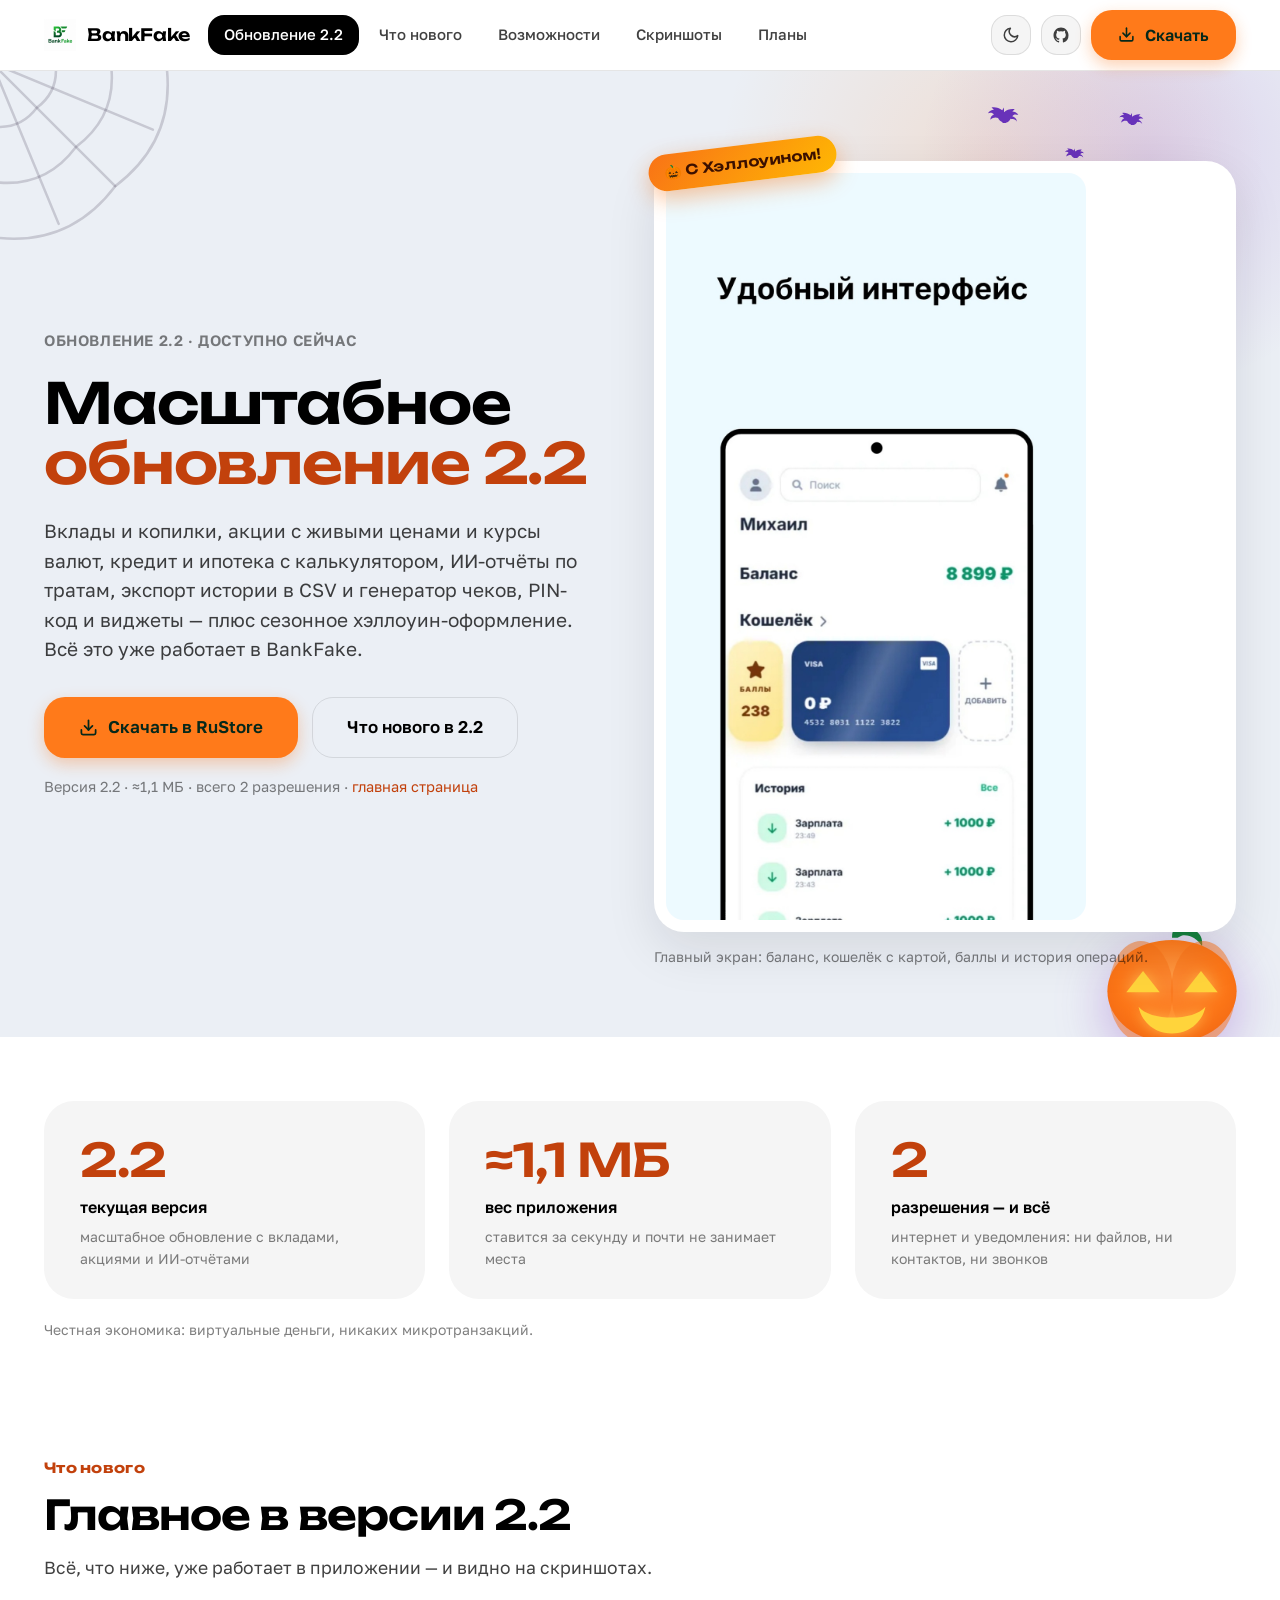
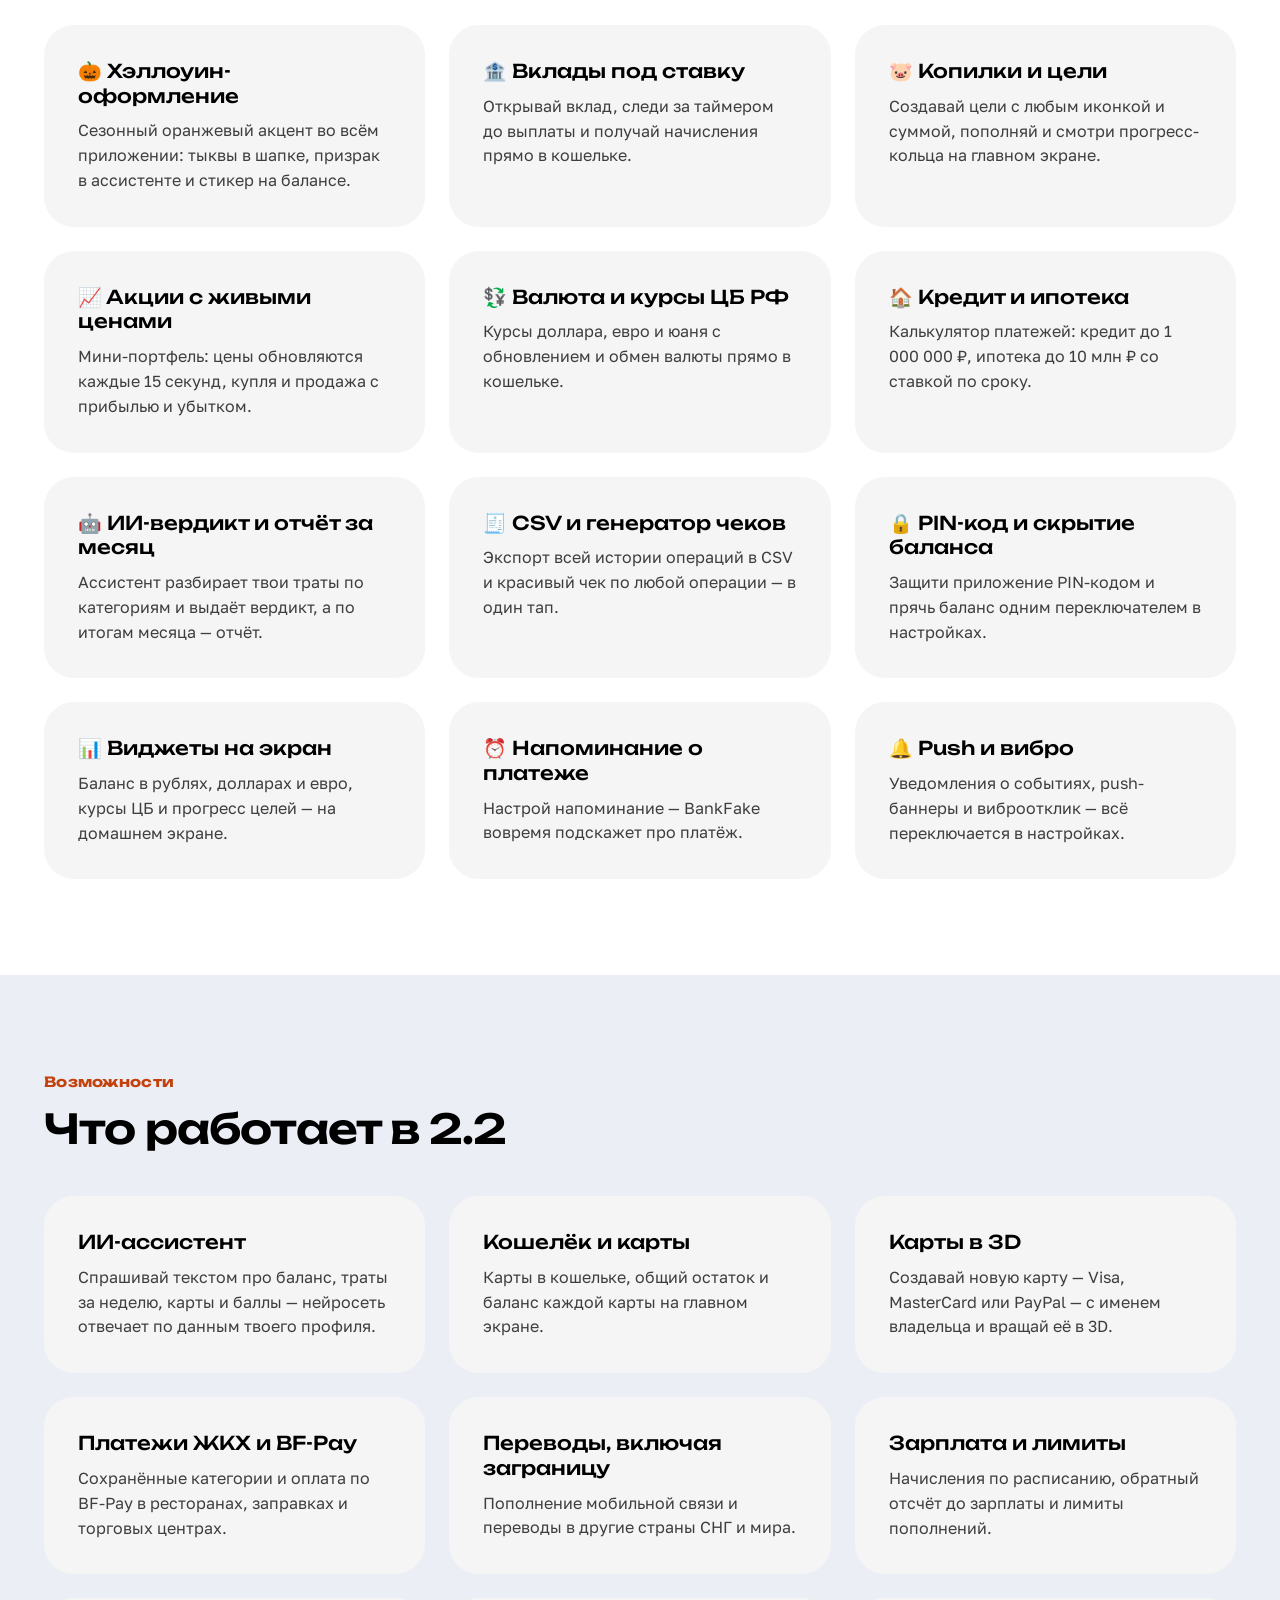
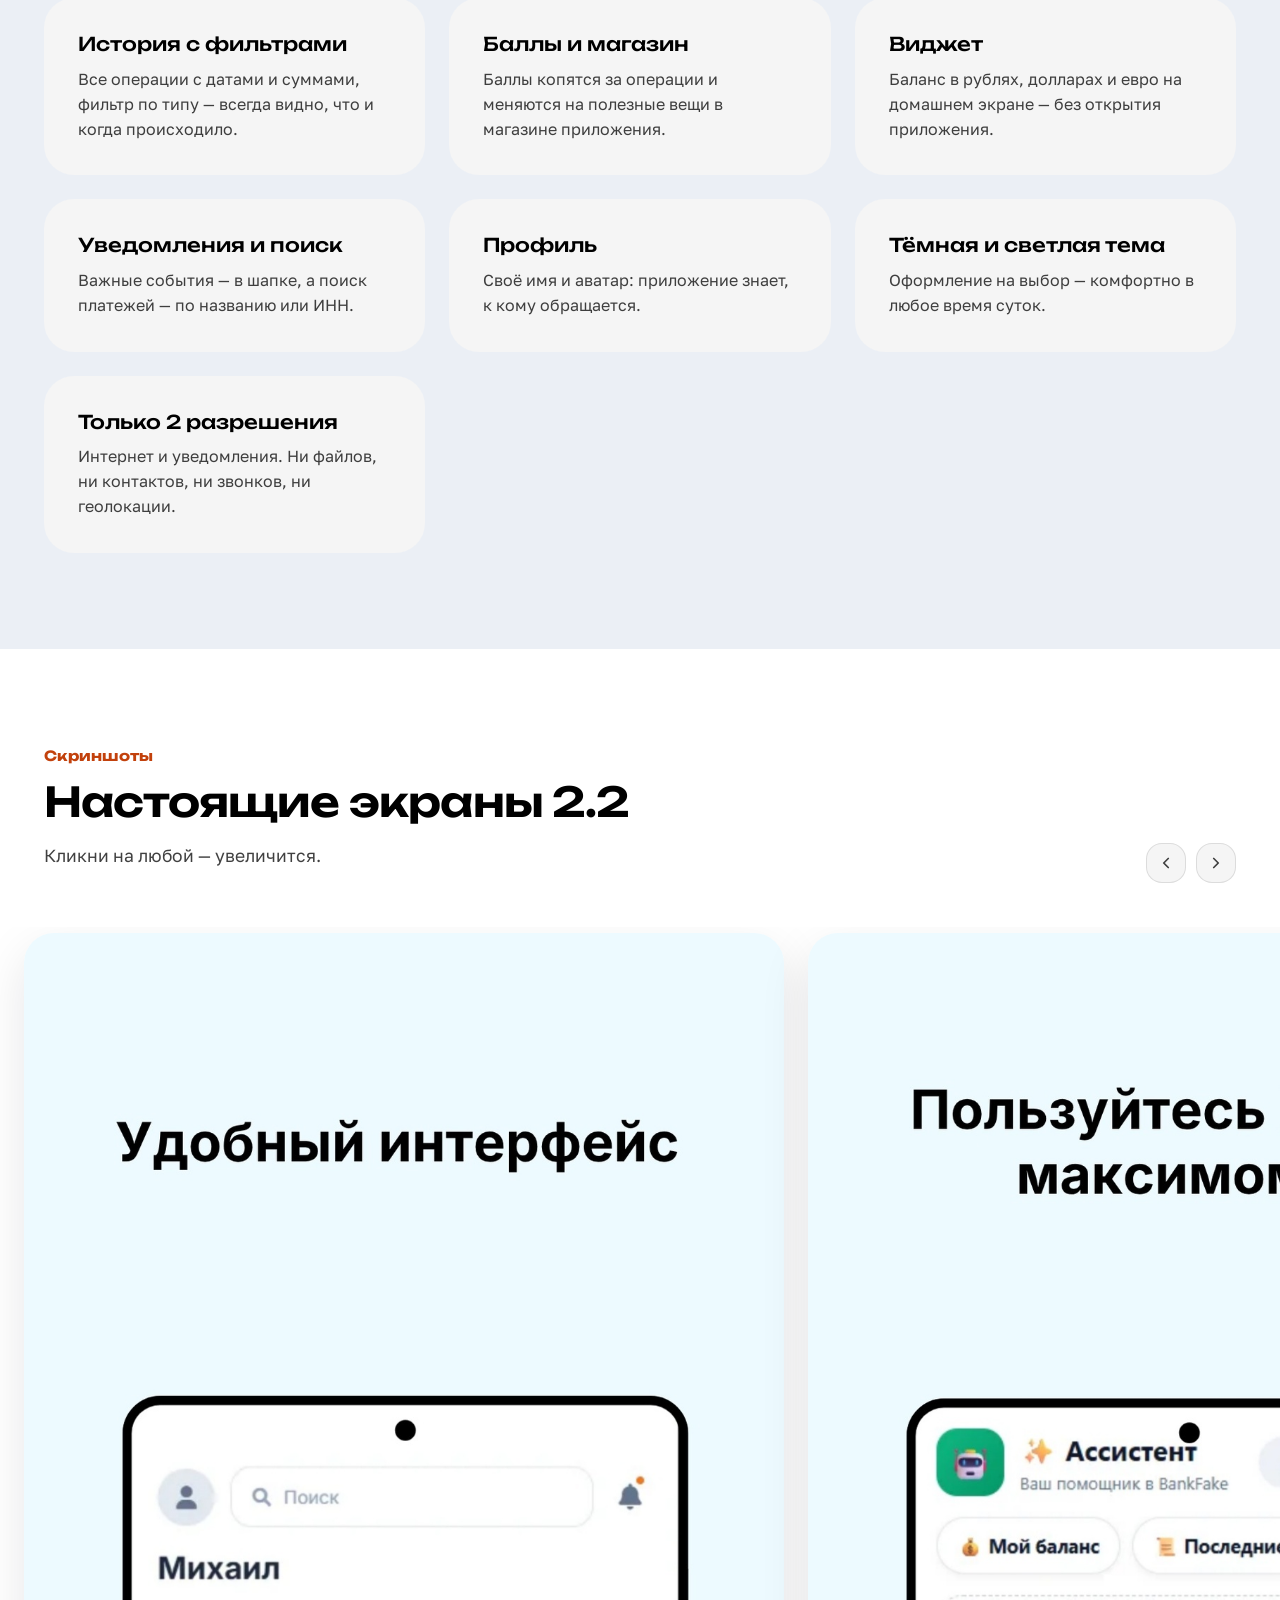
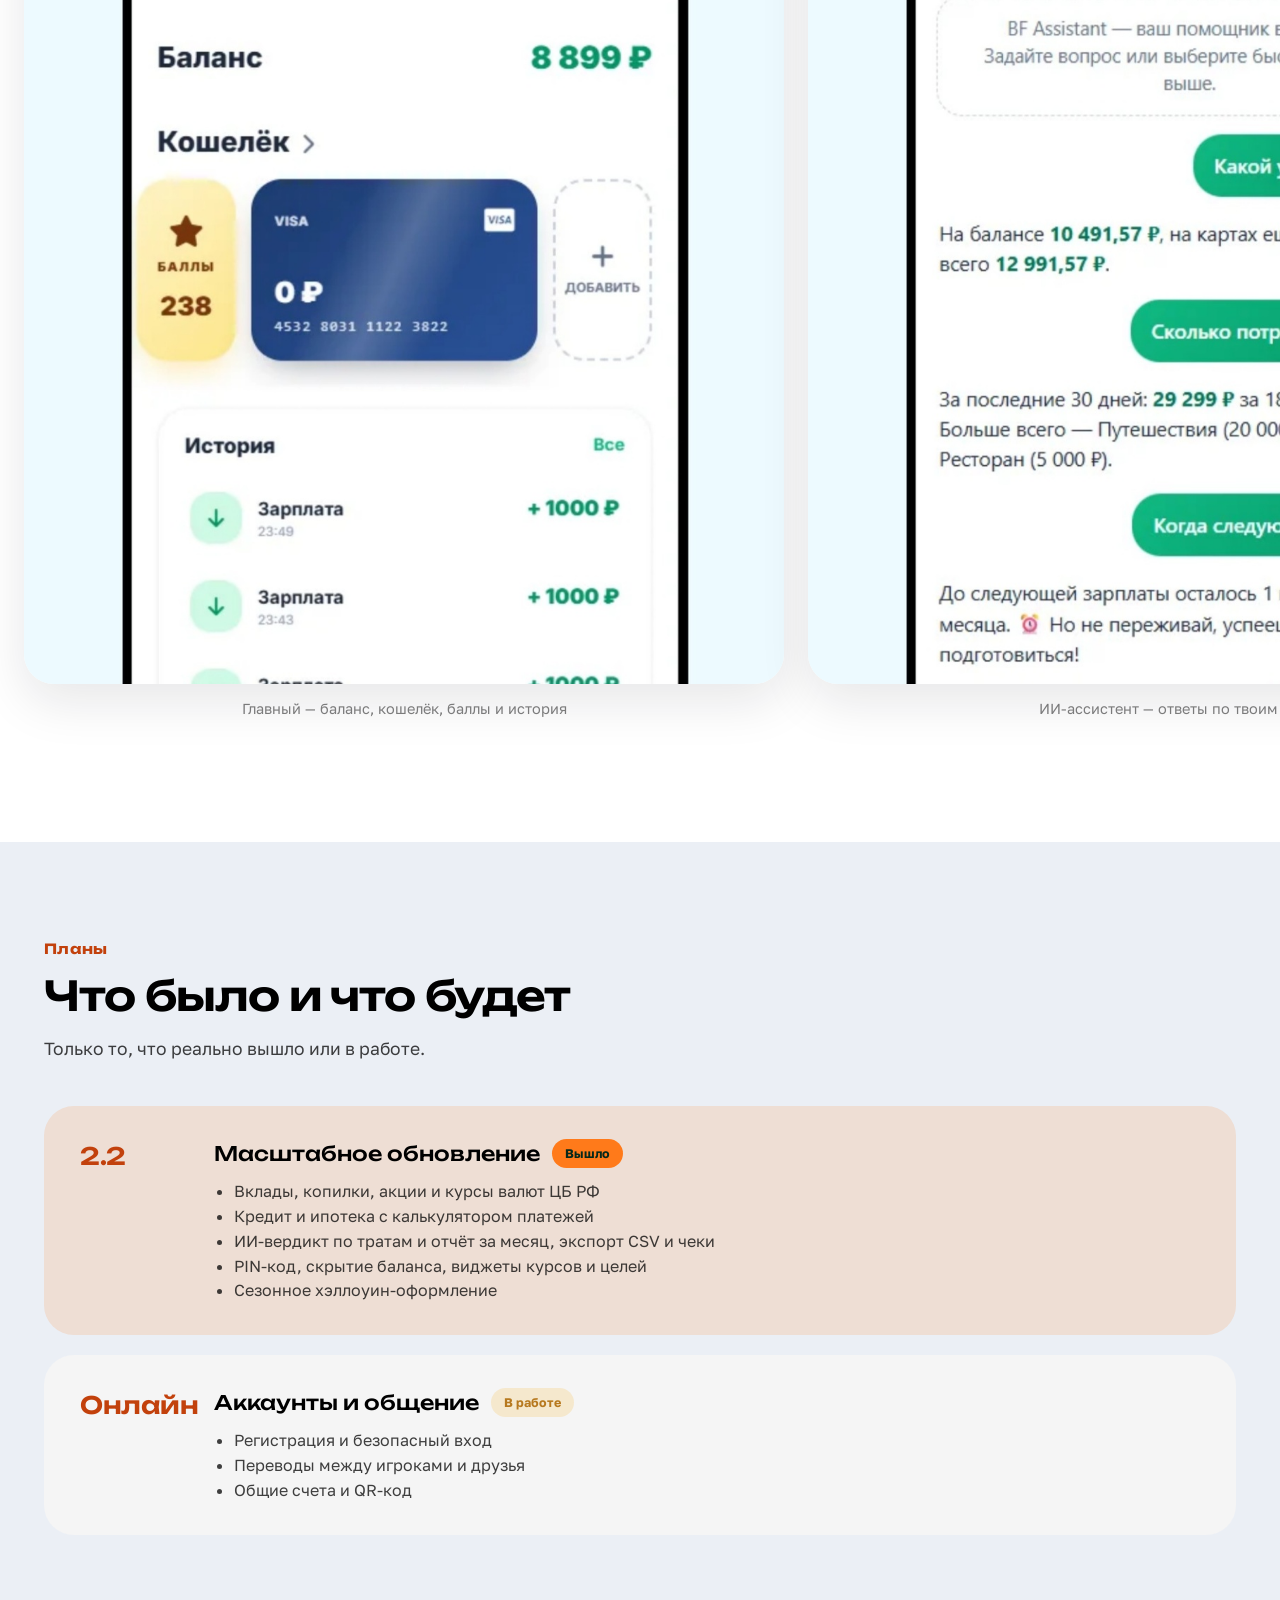
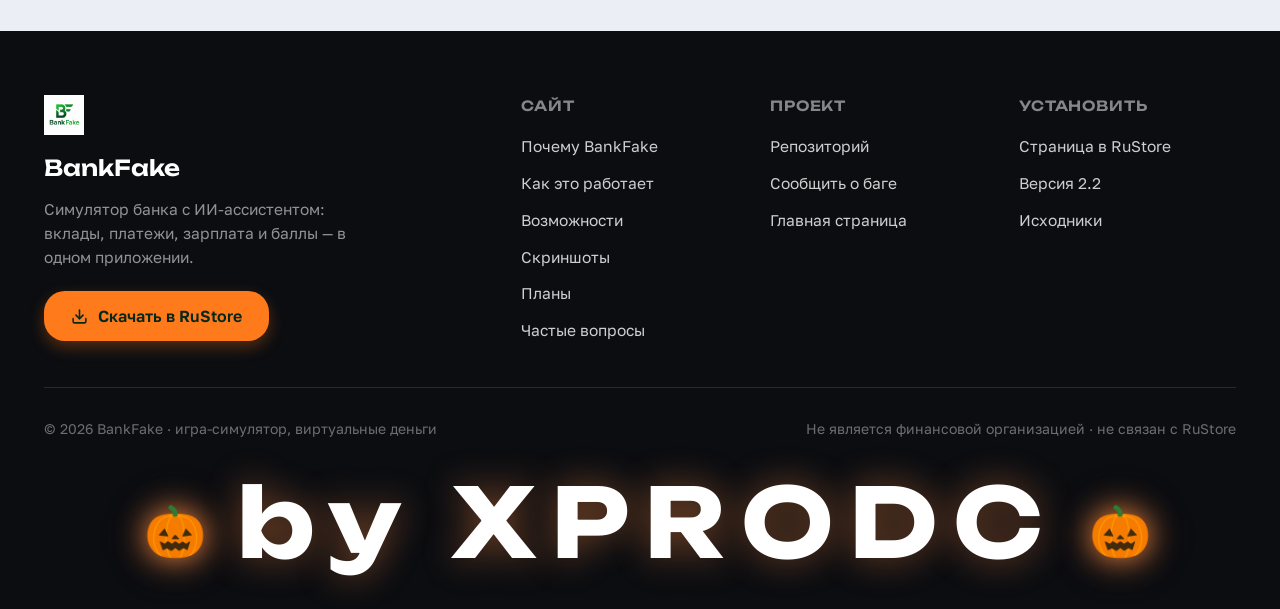
<file: 2.2/index.html>
<!DOCTYPE html>
<html lang="ru">
<head>
<meta charset="UTF-8">
<meta name="viewport" content="width=device-width, initial-scale=1">
<title>BankFake 2.2 — масштабное обновление</title>
<meta name="description" content="BankFake 2.2 — масштабное обновление: вклады и копилки, акции и курсы валют, кредит и ипотека, ИИ-отчёты по тратам, экспорт CSV и чеки, PIN-код, виджеты и хэллоуин-оформление.">
<meta name="theme-color" content="#ffffff" media="(prefers-color-scheme: light)">
<meta name="theme-color" content="#090A0D" media="(prefers-color-scheme: dark)">
<meta property="og:type" content="website">
<meta property="og:title" content="BankFake 2.2 — масштабное обновление">
<meta property="og:description" content="Вклады и копилки, акции и курсы, кредит и ипотека, ИИ-отчёты по тратам, CSV и чеки, PIN-код, виджеты и хэллоуин-оформление.">
<meta property="og:image" content="https://rusty-prdc.github.io/BankFakeSite/assets/banner.png">
<link rel="icon" type="image/png" href="../assets/icon.png">
<link rel="preconnect" href="https://fonts.googleapis.com">
<link rel="preconnect" href="https://fonts.gstatic.com" crossorigin>
<link href="https://fonts.googleapis.com/css2?family=Unbounded:wght@400;500;600;700&family=Golos+Text:wght@400;500;600;700;800;900&display=swap" rel="stylesheet">
<link rel="stylesheet" href="../styles.css">
<link rel="stylesheet" href="../halloween.css">
<style>
  .f-xprodc {
    margin-top: 30px;
    text-align: center;
    font-family: Unbounded, sans-serif;
    font-weight: 700;
    font-size: clamp(34px, 9vw, 96px);
    letter-spacing: .16em;
    text-indent: .16em;
    line-height: 1.1;
    color: #ffffff;
    user-select: none;
  }
  @media (max-width: 768px) {
    .f-xprodc { font-size: clamp(24px, 7.5vw, 44px); letter-spacing: .1em; margin-top: 22px; }
  }
</style>
<script>
(function () {
  var t = null;
  try { t = localStorage.getItem('nl-site-theme'); } catch (e) {}
  if (t !== 'dark' && t !== 'light')
    t = window.matchMedia && matchMedia('(prefers-color-scheme: dark)').matches ? 'dark' : 'light';
  document.documentElement.setAttribute('data-theme', t);
})();
</script>
<script type="application/ld+json">
{"@context":"https://schema.org","@type":"SoftwareApplication","name":"BankFake","description":"Бесплатный симулятор банка для Android: вклады и копилки, акции и курсы, кредит и ипотека, платежи, ИИ-ассистент и виджеты.","applicationCategory":"FinanceApplication","operatingSystem":"Android","inLanguage":"ru","softwareVersion":"2.2","url":"https://github.com/rusty-prdc/BankFake","downloadUrl":"https://www.rustore.ru/catalog/app/org.xprodc.ivan","offers":{"@type":"Offer","price":"0","priceCurrency":"RUB"}}
</script>
</head>
<body>

<!-- ============================== ШАПКА ============================== -->
<header class="h-top">
  <nav class="h-wrap" aria-label="Основное меню">
    <a class="h-brand" href="../">
      <img src="../assets/icon.png" alt="" width="32" height="32">
      <span>BankFake</span>
    </a>
    <div class="h-pillbar" id="navPills">
      <a class="h-pill" href="#top" aria-current="page">Обновление 2.2</a>
      <a class="h-pill" href="#new">Что нового</a>
      <a class="h-pill" href="#features">Возможности</a>
      <a class="h-pill" href="#shots">Скриншоты</a>
      <a class="h-pill" href="#roadmap">Планы</a>
    </div>
    <div class="h-tools">
      <button class="h-ibtn" id="themeBtn" aria-label="Сменить тему" title="Сменить тему">
        <svg class="ic-moon" viewBox="0 0 24 24" fill="none" stroke="currentColor" stroke-width="2" stroke-linecap="round" stroke-linejoin="round"><path d="M21 12.8A9 9 0 1 1 11.2 3a7 7 0 0 0 9.8 9.8z"/></svg>
        <svg class="ic-sun" viewBox="0 0 24 24" fill="none" stroke="currentColor" stroke-width="2" stroke-linecap="round" stroke-linejoin="round"><circle cx="12" cy="12" r="4"/><path d="M12 2v2m0 16v2M4.9 4.9l1.4 1.4m11.4 11.4 1.4 1.4M2 12h2m16 0h2M4.9 19.1l1.4-1.4M17.7 6.3l1.4-1.4"/></svg>
      </button>
      <a class="h-ibtn" href="https://github.com/rusty-prdc/BankFake" target="_blank" rel="noopener" aria-label="GitHub" title="Исходный код">
        <svg viewBox="0 0 24 24"><path fill="currentColor" d="M12 2C6.48 2 2 6.58 2 12.23c0 4.51 2.87 8.34 6.84 9.69.5.09.68-.22.68-.49 0-.24-.01-.87-.01-1.71-2.78.62-3.37-1.37-3.37-1.37-.45-1.19-1.11-1.51-1.11-1.51-.91-.63.07-.62.07-.62 1 .07 1.53 1.06 1.53 1.06.89 1.57 2.34 1.12 2.91.85.09-.66.35-1.12.63-1.38-2.22-.26-4.56-1.14-4.56-5.06 0-1.12.39-2.03 1.03-2.75-.1-.26-.45-1.3.1-2.71 0 0 .84-.28 2.75 1.05a9.3 9.3 0 0 1 5 0c1.91-1.33 2.75-1.05 2.75-1.05.55 1.41.2 2.45.1 2.71.64.72 1.03 1.63 1.03 2.75 0 3.93-2.34 4.79-4.57 5.05.36.32.68.94.68 1.9 0 1.37-.01 2.47-.01 2.81 0 .27.18.59.69.49A10.03 10.03 0 0 0 22 12.23C22 6.58 17.52 2 12 2z"/></svg>
      </a>
      <a class="h-btn pri" href="https://www.rustore.ru/catalog/app/org.xprodc.ivan" target="_blank" rel="noopener">
        <svg width="17" height="17" viewBox="0 0 24 24" fill="none" stroke="currentColor" stroke-width="2.2" stroke-linecap="round" stroke-linejoin="round"><path d="M21 15v4a2 2 0 0 1-2 2H5a2 2 0 0 1-2-2v-4"/><path d="m7 10 5 5 5-5"/><path d="M12 15V3"/></svg>
        <span>Скачать</span>
      </a>
      <button class="burger" id="burger" aria-label="Меню"><span></span><span></span><span></span></button>
    </div>
  </nav>
</header>

<main>

<!-- ============================== HERO ============================== -->
<section class="h-hero" id="top">
  <div class="h-hero-glow" aria-hidden="true"></div>
  <div class="hw-deco" aria-hidden="true">
    <svg class="hw-web" viewBox="0 0 120 120" fill="none" stroke="currentColor" stroke-width="1.6" stroke-linecap="round">
      <path d="M0 0 L110 0 M0 0 L101.6 42.1 M0 0 L77.8 77.8 M0 0 L42.1 101.6 M0 0 L0 110"/>
      <path d="M40 0 Q42.5 17.6 28.3 28.3 Q17.6 42.5 0 40"/>
      <path d="M75 0 Q79.7 33.1 53 53 Q33.1 79.7 0 75"/>
      <path d="M110 0 Q116.7 48.5 77.8 77.8 Q48.5 116.7 0 110"/>
    </svg>
    <div class="hw-bats">
      <svg class="hw-bat b1" viewBox="0 0 64 30"><path d="M32 4l-3 5c-5-4-11-6-18-5l4 4c-4 0-8 2-10 6 4-2 8-1 10 2-3 1-6 4-6 9 4-4 9-5 13-3 1 3 4 6 8 7l-3 3 3 1 2-2 2 2 3-1-2-2c4-1 7-4 8-7 4 2 7-1 11 5-1-5-4-8-8-9 2-3 5-4 10-2-2-4-6-6-10-6l4-4c-7-1-13 1-18 5z"/></svg>
      <svg class="hw-bat b2" viewBox="0 0 64 30"><path d="M32 4l-3 5c-5-4-11-6-18-5l4 4c-4 0-8 2-10 6 4-2 8-1 10 2-3 1-6 4-6 9 4-4 9-5 13-3 1 3 4 6 8 7l-3 3 3 1 2-2 2 2 3-1-2-2c4-1 7-4 8-7 4 2 7-1 11 5-1-5-4-8-8-9 2-3 5-4 10-2-2-4-6-6-10-6l4-4c-7-1-13 1-18 5z"/></svg>
      <svg class="hw-bat b3" viewBox="0 0 64 30"><path d="M32 4l-3 5c-5-4-11-6-18-5l4 4c-4 0-8 2-10 6 4-2 8-1 10 2-3 1-6 4-6 9 4-4 9-5 13-3 1 3 4 6 8 7l-3 3 3 1 2-2 2 2 3-1-2-2c4-1 7-4 8-7 4 2 7-1 11 5-1-5-4-8-8-9 2-3 5-4 10-2-2-4-6-6-10-6l4-4c-7-1-13 1-18 5z"/></svg>
    </div>
    <svg class="hw-pumpkin-hero" viewBox="0 0 140 130">
      <defs>
        <radialGradient id="hwPump" cx="50%" cy="42%" r="68%">
          <stop offset="0%" stop-color="#ffa04d"/>
          <stop offset="62%" stop-color="#ff7a1a"/>
          <stop offset="100%" stop-color="#e8590c"/>
        </radialGradient>
      </defs>
      <path d="M70 32c0-9 5-17 14-21-3 5 0 12 5 14 6 2 9 8 8 15-4-7-11-11-18-10l-4 2z" fill="#15803d"/>
      <ellipse cx="70" cy="80" rx="58" ry="46" fill="url(#hwPump)"/>
      <ellipse cx="42" cy="80" rx="29" ry="45" fill="#f97316" opacity=".5"/>
      <ellipse cx="98" cy="80" rx="29" ry="45" fill="#f97316" opacity=".5"/>
      <g class="hw-face" fill="#ffd43b">
        <path d="M44 62l15 19H29z"/>
        <path d="M96 62l15 19H81z"/>
        <path d="M40 94c10 13 50 13 60 0-3 15-16 24-30 24s-27-9-30-24z"/>
      </g>
    </svg>
  </div>
  <div class="h-wrap h-hero-grid">
    <div class="h-hero-text reveal">
      <p class="h-kick">Обновление 2.2 · Доступно сейчас</p>
      <h1>Масштабное<br><em>обновление 2.2</em></h1>
      <p class="h-lead">Вклады и копилки, акции с живыми ценами и курсы валют, кредит и ипотека с калькулятором,
        ИИ-отчёты по тратам, экспорт истории в CSV и генератор чеков, PIN-код и виджеты — плюс сезонное
        хэллоуин-оформление. Всё это уже работает в BankFake.</p>
      <div class="h-cta">
        <a class="h-btn pri xl" href="https://www.rustore.ru/catalog/app/org.xprodc.ivan" target="_blank" rel="noopener">
          <svg width="19" height="19" viewBox="0 0 24 24" fill="none" stroke="currentColor" stroke-width="2.2" stroke-linecap="round" stroke-linejoin="round"><path d="M21 15v4a2 2 0 0 1-2 2H5a2 2 0 0 1-2-2v-4"/><path d="m7 10 5 5 5-5"/><path d="M12 15V3"/></svg>
          Скачать в RuStore
        </a>
        <a class="h-btn ghost xl" href="#new">Что нового в 2.2</a>
      </div>
      <p class="h-cta-meta">Версия 2.2 · ≈1,1 МБ · всего 2 разрешения · <a href="https://rusty-prdc.github.io/BankFakeSite/" target="_blank" rel="noopener">главная страница</a></p>
    </div>
    <figure class="h-hero-fig reveal">
      <span class="hw-sticker" aria-hidden="true">🎃 С Хэллоуином!</span>
      <div class="h-stage">
        <img src="../assets/screenshots/promo-ui.jpg" width="1080" height="1920" style="max-width:420px" alt="Главный экран BankFake 2.2: баланс, кошелёк с картой, баллы и история" fetchpriority="high">
      </div>
      <figcaption>Главный экран: баланс, кошелёк с картой, баллы и история операций.</figcaption>
    </figure>
  </div>
</section>

<!-- ============================== ЦИФРЫ ============================== -->
<section class="h-live" aria-label="BankFake 2.2">
  <div class="h-wrap">
    <div class="h-live-row">
      <div class="h-num reveal"><b>2.2</b><span>текущая версия</span><small>масштабное обновление с вкладами, акциями и ИИ-отчётами</small></div>
      <div class="h-num reveal"><b>≈1,1 МБ</b><span>вес приложения</span><small>ставится за секунду и почти не занимает места</small></div>
      <div class="h-num reveal"><b>2</b><span>разрешения — и всё</span><small>интернет и уведомления: ни файлов, ни контактов, ни звонков</small></div>
    </div>
    <p class="h-live-note">Честная экономика: виртуальные деньги, никаких микротранзакций.</p>
  </div>
</section>

<!-- ============================== ЧТО НОВОГО ============================== -->
<section class="h-sec" id="new">
  <div class="h-wrap">
    <div class="h-head reveal">
      <span class="h-kick-2">Что нового</span>
      <h2>Главное в версии 2.2</h2>
      <p>Всё, что ниже, уже работает в приложении — и видно на скриншотах.</p>
    </div>
    <div class="h-cards">
      <article class="h-card reveal"><h3>🎃 Хэллоуин-оформление</h3><p>Сезонный оранжевый акцент во всём приложении: тыквы в шапке, призрак в ассистенте и стикер на балансе.</p></article>
      <article class="h-card reveal"><h3>🏦 Вклады под ставку</h3><p>Открывай вклад, следи за таймером до выплаты и получай начисления прямо в кошельке.</p></article>
      <article class="h-card reveal"><h3>🐷 Копилки и цели</h3><p>Создавай цели с любым иконкой и суммой, пополняй и смотри прогресс-кольца на главном экране.</p></article>
      <article class="h-card reveal"><h3>📈 Акции с живыми ценами</h3><p>Мини-портфель: цены обновляются каждые 15 секунд, купля и продажа с прибылью и убытком.</p></article>
      <article class="h-card reveal"><h3>💱 Валюта и курсы ЦБ РФ</h3><p>Курсы доллара, евро и юаня с обновлением и обмен валюты прямо в кошельке.</p></article>
      <article class="h-card reveal"><h3>🏠 Кредит и ипотека</h3><p>Калькулятор платежей: кредит до 1 000 000 ₽, ипотека до 10 млн ₽ со ставкой по сроку.</p></article>
      <article class="h-card reveal"><h3>🤖 ИИ-вердикт и отчёт за месяц</h3><p>Ассистент разбирает твои траты по категориям и выдаёт вердикт, а по итогам месяца — отчёт.</p></article>
      <article class="h-card reveal"><h3>🧾 CSV и генератор чеков</h3><p>Экспорт всей истории операций в CSV и красивый чек по любой операции — в один тап.</p></article>
      <article class="h-card reveal"><h3>🔒 PIN-код и скрытие баланса</h3><p>Защити приложение PIN-кодом и прячь баланс одним переключателем в настройках.</p></article>
      <article class="h-card reveal"><h3>📊 Виджеты на экран</h3><p>Баланс в рублях, долларах и евро, курсы ЦБ и прогресс целей — на домашнем экране.</p></article>
      <article class="h-card reveal"><h3>⏰ Напоминание о платеже</h3><p>Настрой напоминание — BankFake вовремя подскажет про платёж.</p></article>
      <article class="h-card reveal"><h3>🔔 Push и вибро</h3><p>Уведомления о событиях, push-баннеры и виброотклик — всё переключается в настройках.</p></article>
    </div>
  </div>
</section>

<!-- ============================== ВОЗМОЖНОСТИ ============================== -->
<section class="h-sec alt" id="features">
  <div class="h-wrap">
    <div class="h-head reveal">
      <span class="h-kick-2">Возможности</span>
      <h2>Что работает в 2.2</h2>
    </div>
    <div class="h-cards">
      <article class="h-card reveal"><h3>ИИ-ассистент</h3><p>Спрашивай текстом про баланс, траты за неделю, карты и баллы — нейросеть отвечает по данным твоего профиля.</p></article>
      <article class="h-card reveal"><h3>Кошелёк и карты</h3><p>Карты в кошельке, общий остаток и баланс каждой карты на главном экране.</p></article>
      <article class="h-card reveal"><h3>Карты в 3D</h3><p>Создавай новую карту — Visa, MasterCard или PayPal — с именем владельца и вращай её в 3D.</p></article>
      <article class="h-card reveal"><h3>Платежи ЖКХ и BF-Pay</h3><p>Сохранённые категории и оплата по BF-Pay в ресторанах, заправках и торговых центрах.</p></article>
      <article class="h-card reveal"><h3>Переводы, включая заграницу</h3><p>Пополнение мобильной связи и переводы в другие страны СНГ и мира.</p></article>
      <article class="h-card reveal"><h3>Зарплата и лимиты</h3><p>Начисления по расписанию, обратный отсчёт до зарплаты и лимиты пополнений.</p></article>
      <article class="h-card reveal"><h3>История с фильтрами</h3><p>Все операции с датами и суммами, фильтр по типу — всегда видно, что и когда происходило.</p></article>
      <article class="h-card reveal"><h3>Баллы и магазин</h3><p>Баллы копятся за операции и меняются на полезные вещи в магазине приложения.</p></article>
      <article class="h-card reveal"><h3>Виджет</h3><p>Баланс в рублях, долларах и евро на домашнем экране — без открытия приложения.</p></article>
      <article class="h-card reveal"><h3>Уведомления и поиск</h3><p>Важные события — в шапке, а поиск платежей — по названию или ИНН.</p></article>
      <article class="h-card reveal"><h3>Профиль</h3><p>Своё имя и аватар: приложение знает, к кому обращается.</p></article>
      <article class="h-card reveal"><h3>Тёмная и светлая тема</h3><p>Оформление на выбор — комфортно в любое время суток.</p></article>
      <article class="h-card reveal"><h3>Только 2 разрешения</h3><p>Интернет и уведомления. Ни файлов, ни контактов, ни звонков, ни геолокации.</p></article>
    </div>
  </div>
</section>

<!-- ============================== СКРИНШОТЫ (СЛАЙДЕР) ============================== -->
<section class="h-sec" id="shots">
  <div class="h-wrap">
    <div class="h-head row reveal">
      <div>
        <span class="h-kick-2">Скриншоты</span>
        <h2>Настоящие экраны 2.2</h2>
        <p>Кликни на любой — увеличится.</p>
      </div>
      <div class="slider-nav">
        <button class="h-ibtn" id="slidePrev" aria-label="Предыдущий"><svg viewBox="0 0 24 24" fill="none" stroke="currentColor" stroke-width="2.2" stroke-linecap="round" stroke-linejoin="round"><path d="m15 18-6-6 6-6"/></svg></button>
        <button class="h-ibtn" id="slideNext" aria-label="Следующий"><svg viewBox="0 0 24 24" fill="none" stroke="currentColor" stroke-width="2.2" stroke-linecap="round" stroke-linejoin="round"><path d="m9 18 6-6-6-6"/></svg></button>
      </div>
    </div>
  </div>
  <div class="slider reveal" id="shotSlider">
    <figure class="s-item" data-full="../assets/screenshots/promo-ui.jpg">
      <img src="../assets/screenshots/promo-ui.jpg" alt="Главный экран: баланс, кошелёк, баллы и история" loading="lazy">
      <figcaption>Главный — баланс, кошелёк, баллы и история</figcaption>
    </figure>
    <figure class="s-item" data-full="../assets/screenshots/promo-ai.jpg">
      <img src="../assets/screenshots/promo-ai.jpg" alt="ИИ-ассистент: баланс, траты за месяц, зарплата" loading="lazy">
      <figcaption>ИИ-ассистент — ответы по твоим данным</figcaption>
    </figure>
    <figure class="s-item" data-full="../assets/screenshots/promo-payments.jpg">
      <img src="../assets/screenshots/promo-payments.jpg" alt="Платежи: ЖКХ, мобильная, интернет и ТВ, кино и игры" loading="lazy">
      <figcaption>Платежи — десятки сфер услуг</figcaption>
    </figure>
    <figure class="s-item" data-full="../assets/screenshots/promo-bfpay.jpg">
      <img src="../assets/screenshots/promo-bfpay.jpg" alt="BF-Pay: сумма, категория, способ оплаты" loading="lazy">
      <figcaption>BF-Pay — сумма, категория и способ оплаты</figcaption>
    </figure>
    <figure class="s-item" data-full="../assets/screenshots/promo-abroad.jpg">
      <img src="../assets/screenshots/promo-abroad.jpg" alt="Перевод за границу: Казахстан, Армения, Турция, ОАЭ" loading="lazy">
      <figcaption>За границу — выбор страны и суммы</figcaption>
    </figure>
    <figure class="s-item" data-full="../assets/screenshots/promo-cards.jpg">
      <img src="../assets/screenshots/promo-cards.jpg" alt="Мои карты: создание карты Visa, MasterCard, PayPal" loading="lazy">
      <figcaption>Мои карты — Visa, MasterCard и PayPal</figcaption>
    </figure>
    <figure class="s-item" data-full="../assets/screenshots/promo-chart.jpg">
      <img src="../assets/screenshots/promo-chart.jpg" alt="ИИ-график: расходы по категориям и последние 7 дней" loading="lazy">
      <figcaption>ИИ-график — расходы по категориям</figcaption>
    </figure>
    <figure class="s-item" data-full="../assets/screenshots/widget.jpg">
      <img src="../assets/screenshots/widget.jpg" alt="Виджет BankFake на домашнем экране" loading="lazy">
      <figcaption>Виджет — баланс в ₽, $ и € на домашнем экране</figcaption>
    </figure>
  </div>
</section>

<!-- ============================== ПЛАНЫ ============================== -->
<section class="h-sec alt" id="roadmap">
  <div class="h-wrap">
    <div class="h-head reveal">
      <span class="h-kick-2">Планы</span>
      <h2>Что было и что будет</h2>
      <p>Только то, что реально вышло или в работе.</p>
    </div>
    <div class="h-road">
      <div class="h-road-item done reveal">
        <div class="h-road-ver">2.2</div>
        <div class="h-road-body">
          <h3>Масштабное обновление <span class="pill done">Вышло</span></h3>
          <ul>
            <li>Вклады, копилки, акции и курсы валют ЦБ РФ</li>
            <li>Кредит и ипотека с калькулятором платежей</li>
            <li>ИИ-вердикт по тратам и отчёт за месяц, экспорт CSV и чеки</li>
            <li>PIN-код, скрытие баланса, виджеты курсов и целей</li>
            <li>Сезонное хэллоуин-оформление</li>
          </ul>
        </div>
      </div>
      <div class="h-road-item active reveal">
        <div class="h-road-ver">Онлайн</div>
        <div class="h-road-body">
          <h3>Аккаунты и общение <span class="pill work">В работе</span></h3>
          <ul>
            <li>Регистрация и безопасный вход</li>
            <li>Переводы между игроками и друзья</li>
            <li>Общие счета и QR-код</li>
          </ul>
        </div>
      </div>
    </div>
  </div>
</section>

</main>

<!-- ============================== ПОДВАЛ ============================== -->
<footer class="h-foot">
  <div class="h-wrap">
    <div class="h-foot-top">
      <div class="f-brand">
        <img src="../assets/icon.png" alt="" width="40" height="40" loading="lazy">
        <span>BankFake</span>
        <p>Симулятор банка с ИИ-ассистентом: вклады, платежи, зарплата и баллы — в одном приложении.</p>
        <a class="h-btn pri" href="https://www.rustore.ru/catalog/app/org.xprodc.ivan" target="_blank" rel="noopener">
          <svg width="17" height="17" viewBox="0 0 24 24" fill="none" stroke="currentColor" stroke-width="2.2" stroke-linecap="round" stroke-linejoin="round"><path d="M21 15v4a2 2 0 0 1-2 2H5a2 2 0 0 1-2-2v-4"/><path d="m7 10 5 5 5-5"/><path d="M12 15V3"/></svg>
          Скачать в RuStore
        </a>
      </div>
      <div class="h-foot-grid">
        <div>
          <h3>Сайт</h3>
          <ul>
            <li><a href="../#why">Почему BankFake</a></li>
            <li><a href="../#start">Как это работает</a></li>
            <li><a href="../#features">Возможности</a></li>
            <li><a href="../#shots">Скриншоты</a></li>
            <li><a href="../#roadmap">Планы</a></li>
            <li><a href="../#faq">Частые вопросы</a></li>
          </ul>
        </div>
        <div>
          <h3>Проект</h3>
          <ul>
            <li><a href="https://github.com/rusty-prdc/BankFake" target="_blank" rel="noopener">Репозиторий</a></li>
            <li><a href="https://github.com/rusty-prdc/BankFake/issues" target="_blank" rel="noopener">Сообщить о баге</a></li>
            <li><a href="https://rusty-prdc.github.io/BankFakeSite/" target="_blank" rel="noopener">Главная страница</a></li>
          </ul>
        </div>
        <div>
          <h3>Установить</h3>
          <ul>
            <li><a href="https://www.rustore.ru/catalog/app/org.xprodc.ivan" target="_blank" rel="noopener">Страница в RuStore</a></li>
            <li><a href="https://www.rustore.ru/catalog/app/org.xprodc.ivan" target="_blank" rel="noopener">Версия 2.2</a></li>
            <li><a href="https://github.com/rusty-prdc/BankFake" target="_blank" rel="noopener">Исходники</a></li>
          </ul>
        </div>
      </div>
    </div>
    <div class="h-foot-bot">
      <span>© 2026 BankFake · игра-симулятор, виртуальные деньги</span>
      <span>Не является финансовой организацией · не связан с RuStore</span>
    </div>
    <div class="f-xprodc"><i class="hw-fp" aria-hidden="true">🎃</i>by XPRODC<i class="hw-fp hw-fp2" aria-hidden="true">🎃</i></div>
  </div>
</footer>

<!-- лайтбокс -->
<div class="lightbox" id="lightbox" hidden>
  <button class="lb-close" id="lbClose" aria-label="Закрыть">✕</button>
  <img alt="" id="lbImg">
</div>

<script src="../script.js"></script>
</body>
</html>
</file>
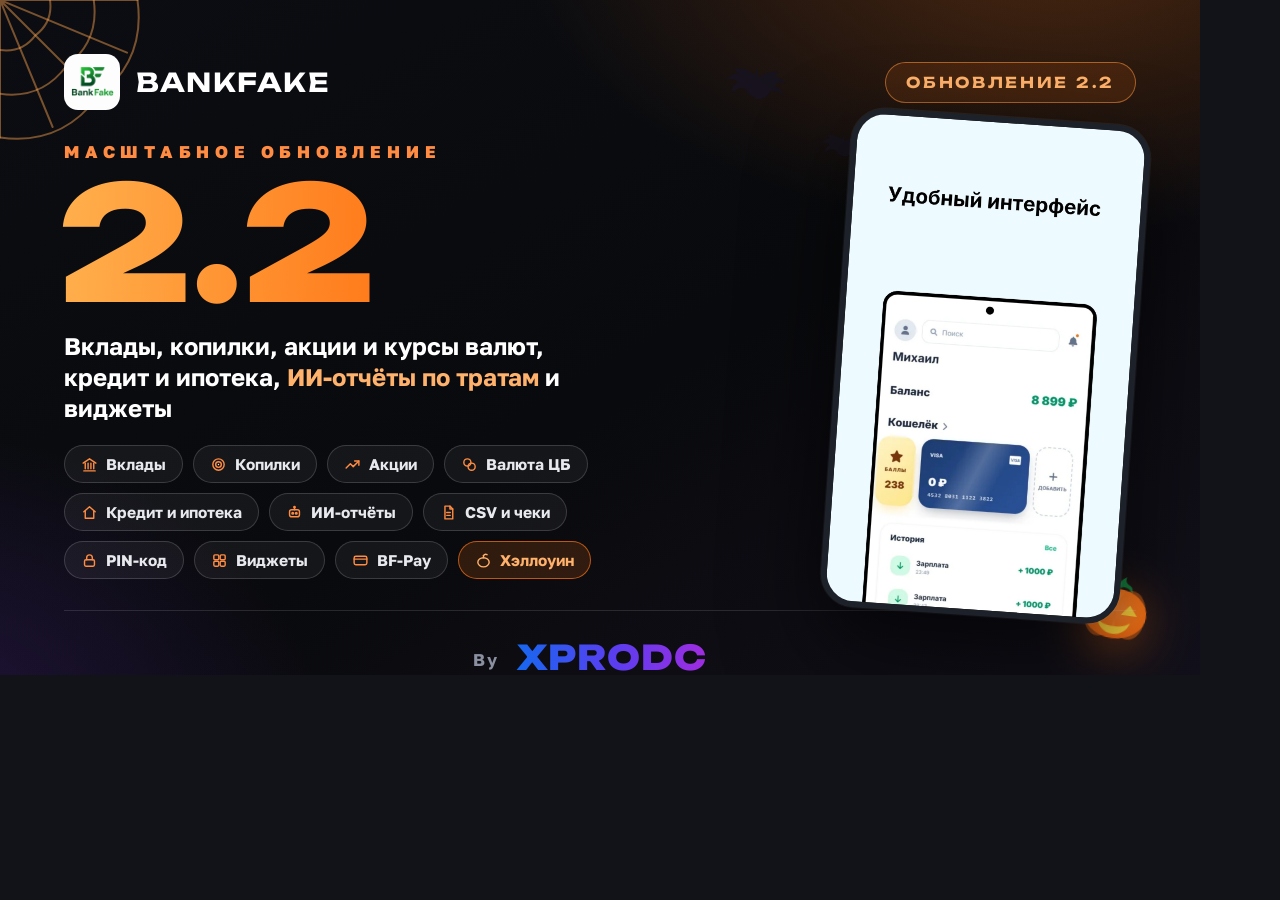
<file: 2.2/poster.html>
<!DOCTYPE html>
<html lang="ru">
<head>
<meta charset="UTF-8">
<meta name="viewport" content="width=device-width, initial-scale=1">
<title>Баннер BankFake 2.2 — XPRODC</title>
<link rel="preconnect" href="https://fonts.googleapis.com">
<link rel="preconnect" href="https://fonts.gstatic.com" crossorigin>
<link href="https://fonts.googleapis.com/css2?family=Unbounded:wght@500;700;800&family=Golos+Text:wght@500;600;700;800&display=swap" rel="stylesheet">
<style>
  * { margin: 0; padding: 0; box-sizing: border-box; }
  html, body { background: #111319; }
  body { display: flex; align-items: center; justify-content: center; min-height: 100vh; font-family: 'Golos Text', sans-serif; }

  .poster {
    position: relative;
    width: 1200px;
    height: 675px;
    overflow: hidden;
    background:
      radial-gradient(900px 500px at 88% -10%, rgba(249, 115, 22, .28), transparent 60%),
      radial-gradient(700px 520px at -8% 110%, rgba(124, 58, 237, .22), transparent 60%),
      linear-gradient(150deg, #0b0d12 0%, #090a0d 55%, #12101a 100%);
    color: #fff;
    transform-origin: top left;
  }

  /* декор */
  .web { position: absolute; top: 0; left: 0; width: 150px; color: rgba(255, 165, 80, .45); }
  .bat { position: absolute; fill: #17131f; opacity: .9; }
  .bat.b1 { width: 74px; top: 64px; right: 405px; animation: fl 7s ease-in-out infinite; }
  .bat.b2 { width: 52px; top: 132px; right: 330px; opacity: .75; animation: fl 9s ease-in-out infinite reverse; }
  .pump-svg { position: absolute; right: 46px; bottom: 34px; width: 76px; transform: rotate(8deg); filter: drop-shadow(0 10px 24px rgba(249,115,22,.45)); animation: fl 8s ease-in-out infinite; }
  @keyframes fl { 0%,100% { transform: translateY(0) rotate(-4deg); } 50% { transform: translateY(-14px) rotate(5deg); } }

  .inner { position: relative; z-index: 2; height: 100%; padding: 54px 64px; display: flex; flex-direction: column; }

  /* шапка */
  .brandrow { display: flex; align-items: center; gap: 16px; }
  .brandrow img { width: 56px; height: 56px; border-radius: 14px; }
  .brandname { font-family: Unbounded, sans-serif; font-weight: 700; font-size: 26px; letter-spacing: .06em; }
  .ver {
    margin-left: auto;
    font-family: Unbounded, sans-serif;
    font-weight: 700;
    font-size: 15px;
    letter-spacing: .18em;
    color: #ffb26b;
    border: 1.5px solid rgba(255, 150, 60, .55);
    background: rgba(249, 115, 22, .12);
    padding: 10px 20px;
    border-radius: 999px;
  }

  /* центр */
  .mid { display: flex; gap: 54px; flex: 1; align-items: center; }
  .left { flex: 1; min-width: 0; }
  .kicker {
    font-weight: 800;
    font-size: 17px;
    letter-spacing: .34em;
    text-transform: uppercase;
    color: #ff8c42;
    margin-bottom: 6px;
  }
  .bignum {
    font-family: Unbounded, sans-serif;
    font-weight: 800;
    font-size: 158px;
    line-height: .96;
    background: linear-gradient(92deg, #ffb04d 0%, #ff7a1a 45%, #9d4edd 115%);
    -webkit-background-clip: text;
    background-clip: text;
    color: transparent;
    margin: 2px 0 10px -6px;
  }
  .subtitle { font-size: 24px; font-weight: 700; line-height: 1.3; max-width: 560px; margin-bottom: 22px; }
  .subtitle em { font-style: normal; color: #ffb26b; }

  .chips { display: flex; flex-wrap: wrap; gap: 10px; max-width: 600px; }
  .chip {
    display: inline-flex;
    align-items: center;
    gap: 8px;
    font-size: 15.5px;
    font-weight: 700;
    padding: 9px 16px;
    border-radius: 999px;
    border: 1.5px solid rgba(255, 255, 255, .16);
    background: rgba(255, 255, 255, .05);
    color: #e7e9ee;
    white-space: nowrap;
  }
  .chip svg { width: 17px; height: 17px; flex-shrink: 0; stroke: #ff8c42; fill: none; stroke-width: 2; stroke-linecap: round; stroke-linejoin: round; }
  .chip.hot { border-color: rgba(249, 115, 22, .7); background: rgba(249, 115, 22, .16); color: #ffb26b; }
  .chip.hot svg { stroke: #ffb26b; }

  /* телефон */
  .shot {
    position: relative;
    width: 300px;
    height: 500px;
    border-radius: 34px;
    border: 6px solid #1d2129;
    background: #000;
    box-shadow: 0 40px 90px rgba(0, 0, 0, .6), 0 0 0 1px rgba(255,255,255,.06);
    overflow: hidden;
    transform: rotate(4deg) translateY(6px);
    flex-shrink: 0;
  }
  .shot img { width: 100%; height: 100%; object-fit: cover; object-position: top; }

  /* подвал */
  .foot { display: flex; align-items: center; justify-content: center; gap: 16px; border-top: 1px solid rgba(255, 255, 255, .12); padding-top: 22px; }
  .devlabel { font-size: 17px; font-weight: 700; color: #8b90a0; letter-spacing: .1em; }
  .xlogo { display: flex; align-items: center; }
  .xlogo svg { display: block; }
</style>
</head>
<body>
<div class="poster" id="poster">
  <svg class="web" viewBox="0 0 120 120" fill="none" stroke="currentColor" stroke-width="1.6" stroke-linecap="round">
    <path d="M0 0 L110 0 M0 0 L101.6 42.1 M0 0 L77.8 77.8 M0 0 L42.1 101.6 M0 0 L0 110"/>
    <path d="M40 0 Q42.5 17.6 28.3 28.3 Q17.6 42.5 0 40"/>
    <path d="M75 0 Q79.7 33.1 53 53 Q33.1 79.7 0 75"/>
    <path d="M110 0 Q116.7 48.5 77.8 77.8 Q48.5 116.7 0 110"/>
  </svg>
  <svg class="bat b1" viewBox="0 0 64 30"><path d="M32 4l-3 5c-5-4-11-6-18-5l4 4c-4 0-8 2-10 6 4-2 8-1 10 2-3 1-6 4-6 9 4-4 9-5 13-3 1 3 4 6 8 7l-3 3 3 1 2-2 2 2 3-1-2-2c4-1 7-4 8-7 4 2 7-1 11 5-1-5-4-8-8-9 2-3 5-4 10-2-2-4-6-6-10-6l4-4c-7-1-13 1-18 5z"/></svg>
  <svg class="bat b2" viewBox="0 0 64 30"><path d="M32 4l-3 5c-5-4-11-6-18-5l4 4c-4 0-8 2-10 6 4-2 8-1 10 2-3 1-6 4-6 9 4-4 9-5 13-3 1 3 4 6 8 7l-3 3 3 1 2-2 2 2 3-1-2-2c4-1 7-4 8-7 4 2 7-1 11 5-1-5-4-8-8-9 2-3 5-4 10-2-2-4-6-6-10-6l4-4c-7-1-13 1-18 5z"/></svg>
  <svg class="pump-svg" viewBox="0 0 140 130" aria-hidden="true">
    <defs>
      <radialGradient id="pmpG" cx="50%" cy="42%" r="68%">
        <stop offset="0%" stop-color="#ffa04d"/>
        <stop offset="62%" stop-color="#ff7a1a"/>
        <stop offset="100%" stop-color="#e8590c"/>
      </radialGradient>
    </defs>
    <path d="M70 32c0-9 5-17 14-21-3 5 0 12 5 14 6 2 9 8 8 15-4-7-11-11-18-10l-4 2z" fill="#15803d"/>
    <ellipse cx="70" cy="80" rx="58" ry="46" fill="url(#pmpG)"/>
    <ellipse cx="42" cy="80" rx="29" ry="45" fill="#f97316" opacity=".5"/>
    <ellipse cx="98" cy="80" rx="29" ry="45" fill="#f97316" opacity=".5"/>
    <g fill="#ffd43b">
      <path d="M44 62l15 19H29z"/>
      <path d="M96 62l15 19H81z"/>
      <path d="M40 94c10 13 50 13 60 0-3 15-16 24-30 24s-27-9-30-24z"/>
    </g>
  </svg>

  <div class="inner">
    <div class="brandrow">
      <img src="../assets/icon.png" alt="BankFake">
      <span class="brandname">BANKFAKE</span>
      <span class="ver">ОБНОВЛЕНИЕ 2.2</span>
    </div>

    <div class="mid">
      <div class="left">
        <div class="kicker">Масштабное обновление</div>
        <div class="bignum">2.2</div>
        <div class="subtitle">Вклады, копилки, акции и курсы валют, кредит и ипотека, <em>ИИ-отчёты по тратам</em> и виджеты</div>
        <div class="chips">
          <span class="chip"><svg viewBox="0 0 24 24"><path d="M3 10l9-6 9 6"/><path d="M6 10v8M10 10v8M14 10v8M18 10v8"/><path d="M4 21h16"/></svg>Вклады</span>
          <span class="chip"><svg viewBox="0 0 24 24"><circle cx="12" cy="12" r="8"/><circle cx="12" cy="12" r="4"/><circle cx="12" cy="12" r="1" fill="currentColor" stroke="none"/></svg>Копилки</span>
          <span class="chip"><svg viewBox="0 0 24 24"><path d="M3 17l6-6 4 4 8-8"/><path d="M15 7h6v6"/></svg>Акции</span>
          <span class="chip"><svg viewBox="0 0 24 24"><circle cx="9" cy="9" r="5"/><circle cx="15" cy="15" r="5"/></svg>Валюта ЦБ</span>
          <span class="chip"><svg viewBox="0 0 24 24"><path d="M4 11l8-7 8 7"/><path d="M6 10v10h12V10"/></svg>Кредит и ипотека</span>
          <span class="chip"><svg viewBox="0 0 24 24"><rect x="5" y="8" width="14" height="10" rx="3"/><circle cx="9.5" cy="13" r="1.2"/><circle cx="14.5" cy="13" r="1.2"/><path d="M12 5v3"/><circle cx="12" cy="4.5" r="1"/></svg>ИИ-отчёты</span>
          <span class="chip"><svg viewBox="0 0 24 24"><path d="M7 3h7l4 4v14H7z"/><path d="M14 3v4h4"/><path d="M9.5 12h5M9.5 16h5"/></svg>CSV и чеки</span>
          <span class="chip"><svg viewBox="0 0 24 24"><rect x="5" y="11" width="14" height="9" rx="2"/><path d="M8 11V8a4 4 0 0 1 8 0v3"/></svg>PIN-код</span>
          <span class="chip"><svg viewBox="0 0 24 24"><rect x="4" y="4" width="7" height="7" rx="1.5"/><rect x="13" y="4" width="7" height="7" rx="1.5"/><rect x="4" y="13" width="7" height="7" rx="1.5"/><rect x="13" y="13" width="7" height="7" rx="1.5"/></svg>Виджеты</span>
          <span class="chip"><svg viewBox="0 0 24 24"><rect x="3" y="6" width="18" height="12" rx="2.5"/><path d="M3 10h18"/></svg>BF-Pay</span>
          <span class="chip hot"><svg viewBox="0 0 24 24"><ellipse cx="12" cy="14.5" rx="8" ry="6.5"/><path d="M12 8V5"/><path d="M12 5c1.2-1.8 3.4-2.2 5-1.2"/></svg>Хэллоуин</span>
        </div>
      </div>

      <div class="shot">
        <img src="../assets/screenshots/promo-ui.jpg" alt="BankFake 2.2">
      </div>
    </div>

    <div class="foot">
      <span class="devlabel">By</span>
      <div class="xlogo">
        <svg width="212" height="52" viewBox="0 0 212 52" xmlns="http://www.w3.org/2000/svg">
          <defs>
            <linearGradient id="xText" x1="0" y1="0" x2="1" y2="0">
              <stop offset="0%" stop-color="#1668f0"/>
              <stop offset="52%" stop-color="#5b3df0"/>
              <stop offset="100%" stop-color="#a02ce0"/>
            </linearGradient>
          </defs>
          <text x="2" y="37" font-family="Unbounded, sans-serif" font-weight="800" font-size="34" letter-spacing="1" fill="url(#xText)">XPRODC</text>
        </svg>
      </div>
    </div>
  </div>
</div>
<script>
  function fit() {
    var p = document.getElementById('poster');
    var s = Math.min(window.innerWidth / 1200, window.innerHeight / 675, 1);
    p.style.transform = 'scale(' + s + ')';
    document.body.style.display = 'block';
    document.body.style.overflow = 'hidden';
  }
  fit(); window.addEventListener('resize', fit);
</script>
</body>
</html>
</file>
<file: styles.css>
/* ============ NullLauncher — дизайн в стиле easylauncher.org ============
   Unbounded (заголовки) + Golos Text (текст), большие карточки 30px,
   светлая/тёмная тема, акцент emerald #3ecf8e                                */

:root {
  --bg: #ffffff;
  --bg-2: #f5f6f5;
  --panel: #ebeff5;
  --text: #000000;
  --text-2: rgba(0, 0, 0, .75);
  --mute: rgba(0, 0, 0, .5);
  --line: rgba(0, 0, 0, .1);
  --card: #f5f5f5;
  --card-2: #f8f8f8;
  --accent: #3ecf8e;
  --accent-2: #2fb87b;
  --accent-3: #259c68;
  --accent-text: #0d7a4f;
  --accent-soft: rgba(62, 207, 142, .14);
  --inv: #06281a;
  --shadow: 0 18px 50px rgba(16, 20, 28, .10);
  --radius: 30px;
  --radius-btn: 21px;
  --transition: .22s ease;
}
html[data-theme="dark"] {
  --bg: #090a0d;
  --bg-2: #0e1014;
  --panel: #14171e;
  --text: #ffffff;
  --text-2: rgba(255, 255, 255, .75);
  --mute: rgba(255, 255, 255, .5);
  --line: rgba(255, 255, 255, .1);
  --card: #14171e;
  --card-2: #101218;
  --accent: #3ecf8e;
  --accent-2: #4fdca0;
  --accent-text: #4fdca0;
  --accent-soft: rgba(62, 207, 142, .16);
  --inv: #06281a;
  --shadow: 0 20px 56px rgba(0, 0, 0, .5);
}

* { box-sizing: border-box; }
html { scroll-behavior: smooth; }
body {
  margin: 0;
  background: var(--bg);
  color: var(--text);
  font-family: "Golos Text", system-ui, -apple-system, "Segoe UI", sans-serif;
  font-size: 16px;
  line-height: 1.55;
  -webkit-font-smoothing: antialiased;
}
img { max-width: 100%; display: block; }
a { color: var(--accent-text); text-decoration: none; }
a:hover { text-decoration: underline; }
h1, h2, h3, .h-brand span, .h-road-ver, .b-badge {
  font-family: Unbounded, "Golos Text", sans-serif;
}
code {
  background: rgba(127, 127, 127, .14);
  border-radius: 6px;
  padding: 1px 6px;
  font-size: .9em;
}
.h-wrap { max-width: 1240px; margin: 0 auto; padding: 0 24px; }

/* ============================== ШАПКА ============================== */
.h-top {
  position: sticky; top: 0; z-index: 60;
  background: color-mix(in srgb, var(--bg) 88%, transparent);
  backdrop-filter: blur(14px);
  border-bottom: 1px solid var(--line);
}
.h-top nav { display: flex; align-items: center; gap: 18px; height: 70px; }
.h-brand {
  display: flex; align-items: center; gap: 11px;
  font-weight: 600; font-size: 17px; color: var(--text);
  flex-shrink: 0; letter-spacing: -.01em;
}
.h-brand:hover { text-decoration: none; }
.h-pillbar { display: flex; gap: 4px; flex: 1; min-width: 0; }
.h-pill {
  padding: 8px 16px; border-radius: 16px;
  color: var(--text-2); font-size: 15px; font-weight: 500;
  white-space: nowrap;
}
.h-pill:hover { color: var(--text); background: var(--card); text-decoration: none; }
.h-pill.active, .h-pill[aria-current="page"] { background: var(--text); color: var(--bg); }
.h-tools { display: flex; align-items: center; gap: 10px; flex-shrink: 0; }
.h-ibtn {
  width: 40px; height: 40px; border-radius: 16px;
  display: inline-flex; align-items: center; justify-content: center;
  background: var(--card); border: 1px solid var(--line);
  color: var(--text-2); cursor: pointer;
  transition: var(--transition);
}
.h-ibtn:hover { color: var(--text); border-color: var(--mute); }
.h-ibtn svg { width: 18px; height: 18px; }
.ic-sun { display: none; }
html[data-theme="dark"] .ic-sun { display: block; }
html[data-theme="dark"] .ic-moon { display: none; }

/* кнопки */
.h-btn {
  display: inline-flex; align-items: center; justify-content: center; gap: 10px;
  padding: 12px 26px; border-radius: var(--radius-btn);
  font-family: "Golos Text", sans-serif;
  font-weight: 600; font-size: 16px; cursor: pointer;
  border: 1px solid transparent;
  transition: var(--transition);
}
.h-btn:hover { text-decoration: none; transform: translateY(-1px); }
.h-btn.pri {
  background: var(--accent); color: var(--inv);
  box-shadow: 0 6px 16px rgba(62, 207, 142, .25);
}
.h-btn.pri:hover { background: var(--accent-2); box-shadow: 0 7px 18px rgba(62, 207, 142, .32); }
.h-btn.sec { background: var(--card); border-color: var(--line); color: var(--text); }
.h-btn.sec:hover { border-color: var(--mute); }
.h-btn.ghost { background: transparent; border-color: var(--line); color: var(--text); }
.h-btn.ghost:hover { border-color: var(--text); }
.h-btn.xl { padding: 16px 34px; font-size: 17px; }

.burger { display: none; }

/* ============================== HERO ============================== */
.h-hero {
  position: relative; overflow: hidden;
  padding: 90px 0 70px;
  background: var(--panel);
}
.h-hero-glow {
  position: absolute; right: -8%; top: -30%;
  width: 780px; height: 780px; border-radius: 50%;
  background: radial-gradient(50% 50% at 50% 50%, var(--accent-soft) 0%, transparent 70%);
  pointer-events: none;
}
.h-hero-grid {
  position: relative;
  display: grid; grid-template-columns: 1.02fr 1.08fr;
  gap: 60px; align-items: center;
}
.h-kick {
  margin: 0 0 20px; color: var(--mute);
  font-size: 15px; font-weight: 600; letter-spacing: .04em;
  text-transform: uppercase;
}
.h-hero h1 {
  margin: 0 0 22px;
  font-size: clamp(36px, 4.4vw, 58px);
  line-height: 1.08; font-weight: 600; letter-spacing: -.02em;
}
.h-hero h1 em { font-style: normal; color: var(--accent-text); }
.h-lead {
  margin: 0 0 34px; color: var(--text-2);
  font-size: 19px; max-width: 560px;
}
.h-cta { display: flex; gap: 14px; flex-wrap: wrap; }
.h-cta-meta { margin: 18px 0 0; color: var(--mute); font-size: 14.5px; }

.h-hero-fig { margin: 0; }
.h-stage {
  background: var(--bg);
  border-radius: var(--radius);
  padding: 12px;
  box-shadow: var(--shadow);
  overflow: hidden;
}
.h-stage img { border-radius: 18px; width: 100%; height: auto; }
.h-hero-fig figcaption,
.h-frame-fig figcaption {
  margin-top: 14px; color: var(--mute); font-size: 14px; line-height: 1.5;
}

/* ============================== ЖИВЫЕ ЦИФРЫ ============================== */
.h-live { padding: 64px 0 20px; }
.h-live-row {
  display: grid; grid-template-columns: repeat(3, 1fr); gap: 24px;
}
.h-num {
  background: var(--card); border-radius: var(--radius);
  padding: 34px 36px 30px;
}
.h-num b {
  display: block; font-family: Unbounded, sans-serif;
  font-size: clamp(32px, 3.6vw, 46px);
  font-weight: 600; letter-spacing: -.02em; line-height: 1.1;
  color: var(--accent-text);
}
.h-num span { display: block; color: var(--text); font-size: 16px; font-weight: 600; margin-top: 10px; }
.h-num small { display: block; color: var(--mute); font-size: 14px; margin-top: 6px; }
.h-live-note { margin: 20px 0 0; color: var(--mute); font-size: 14px; }

/* ============================== СЕКЦИИ ============================== */
.h-sec { padding: 96px 0; }
.h-sec.alt { background: var(--panel); }
.h-head { max-width: 780px; margin-bottom: 44px; }
.h-head.row {
  max-width: none; display: flex; align-items: flex-end;
  justify-content: space-between; gap: 24px; flex-wrap: wrap;
}
.h-kick-2 {
  color: var(--accent-text); font-size: 14px; font-weight: 700;
  display: block; margin-bottom: 12px;
  font-family: Unbounded, sans-serif; letter-spacing: .02em;
}
.h-sec h2, .h-split h2, .seo h2 {
  margin: 0 0 16px;
  font-size: clamp(28px, 3.2vw, 42px);
  line-height: 1.15; font-weight: 600; letter-spacing: -.02em;
}
.h-head p, .h-split p, .seo-lead {
  color: var(--text-2); font-size: 17.5px; margin: 0 0 14px;
}

/* ============================== БЕНТО «ПОЧЕМУ» ============================== */
.bento {
  display: grid;
  grid-template-columns: repeat(6, 1fr);
  gap: 24px;
}
.b-card {
  grid-column: span 2;
  background: var(--card);
  border-radius: var(--radius);
  padding: 40px;
  position: relative; overflow: hidden;
  transition: var(--transition);
}
.b-card:hover { transform: translateY(-3px); }
.b-big { grid-column: span 4; grid-row: span 2; display: flex; flex-direction: column; padding: 0; }
.b-big .b-body { padding: 40px 40px 26px; }
.b-wide { grid-column: span 4; display: flex; align-items: center; gap: 28px; padding: 0; }
.b-wide .b-body { padding: 40px; flex: 1; }
.b-soon { grid-column: span 2; background: var(--card-2); }

.b-card h3 {
  margin: 0 0 14px; font-size: 22px; line-height: 1.25;
  font-weight: 500; letter-spacing: -.01em;
}
.b-card p { margin: 0; color: var(--text-2); font-size: 17px; line-height: 1.5; }
.b-ic {
  width: 54px; height: 54px; border-radius: 18px;
  background: var(--accent-soft); color: var(--accent-text);
  display: grid; place-items: center; margin-bottom: 22px;
}
.b-ic svg { width: 26px; height: 26px; }
.b-shot { margin-top: auto; padding: 0 24px 24px; }
.b-shot img { border-radius: 20px; box-shadow: var(--shadow); width: 100%; height: auto; }
.b-wide .b-shot { padding: 24px 24px 24px 0; width: 44%; flex-shrink: 0; }
.b-badge {
  display: inline-block; margin-bottom: 16px;
  font-size: 12px; font-weight: 600; letter-spacing: .04em;
  padding: 6px 14px; border-radius: 999px;
  background: var(--accent-soft); color: var(--accent-text);
}

/* шаги */
.h-steps {
  list-style: none; margin: 0; padding: 0;
  display: grid; grid-template-columns: repeat(3, 1fr); gap: 28px;
}
.h-frame {
  border-radius: var(--radius);
  overflow: hidden; background: var(--bg);
  box-shadow: var(--shadow);
}
.h-frame img { width: 100%; height: auto; }
.h-steps h3 {
  margin: 20px 0 8px; font-size: 19px; font-weight: 500;
  display: flex; align-items: center; gap: 12px;
}
.h-steps h3 i {
  font-style: normal; color: var(--accent-text);
  font-family: Unbounded, sans-serif; font-weight: 600; font-size: 16px;
}
.h-steps p { margin: 0; color: var(--text-2); font-size: 16px; }

/* сплиты */
.h-split {
  display: grid; grid-template-columns: 1fr 1fr;
  gap: 60px; align-items: center;
}
.h-frame-fig { margin: 0; }
.h-links { display: flex; flex-wrap: wrap; gap: 20px; margin-top: 20px; }
.h-more { font-weight: 700; font-size: 15.5px; }

/* карточки возможностей */
.h-cards { display: grid; grid-template-columns: repeat(3, 1fr); gap: 24px; }
.h-card {
  background: var(--card); border-radius: var(--radius);
  padding: 34px; transition: var(--transition);
}
.h-card:hover { transform: translateY(-3px); }
.h-card h3 { margin: 0 0 10px; font-size: 19px; font-weight: 500; line-height: 1.3; }
.h-card p { margin: 0; color: var(--text-2); font-size: 16px; }

/* ============================== СЛАЙДЕР СКРИНШОТОВ ============================== */
.slider-nav { display: flex; gap: 10px; }
.slider {
  display: flex; gap: 24px;
  overflow-x: auto; scroll-snap-type: x mandatory;
  padding: 6px 24px 26px;
  scrollbar-width: none;
}
.slider::-webkit-scrollbar { display: none; }
.s-item {
  margin: 0; flex: 0 0 min(760px, 82vw);
  scroll-snap-align: center; cursor: zoom-in;
}
.s-item img {
  border-radius: var(--radius);
  box-shadow: var(--shadow);
  width: 100%; height: auto;
}
.s-item figcaption { margin-top: 14px; color: var(--mute); font-size: 14.5px; text-align: center; }

/* ============================== ПЛАНЫ ============================== */
.h-road { display: grid; gap: 20px; }
.h-road-item {
  display: grid; grid-template-columns: 110px 1fr; gap: 24px;
  background: var(--card); border-radius: var(--radius);
  padding: 32px 36px;
}
.h-road-item.done { background: var(--accent-soft); }
.h-road-ver { font-weight: 600; font-size: 24px; color: var(--mute); letter-spacing: -.02em; }
.h-road-item.done .h-road-ver, .h-road-item.active .h-road-ver { color: var(--accent-text); }
.h-road-body h3 {
  margin: 0 0 10px; font-size: 20px; font-weight: 500;
  display: flex; align-items: center; gap: 12px; flex-wrap: wrap;
}
.h-road-body ul { margin: 0; padding-left: 20px; color: var(--text-2); font-size: 16px; }
.pill { font-family: "Golos Text", sans-serif; font-size: 12.5px; font-weight: 700; padding: 5px 13px; border-radius: 999px; }
.pill.done { background: var(--accent); color: var(--inv); }
.pill.work { background: rgba(245, 185, 66, .22); color: #b7791f; }
html[data-theme="dark"] .pill.work { color: #f5b942; }
.pill.plan { background: rgba(127, 127, 127, .18); color: var(--mute); }

/* ============================== SEO / FAQ ============================== */
.h-seo { padding-top: 96px; padding-bottom: 24px; }
.seo { margin-bottom: 72px; }
.seo-k {
  color: var(--accent-text); font-size: 14px; font-weight: 700;
  display: block; margin-bottom: 12px; font-family: Unbounded, sans-serif;
}
.seo-feats {
  list-style: none; margin: 30px 0 0; padding: 0;
  display: grid; grid-template-columns: repeat(3, 1fr); gap: 24px;
}
.seo-feats li { background: var(--card); border-radius: var(--radius); padding: 32px; }
.seo-feats h3 { margin: 0 0 10px; font-size: 19px; font-weight: 500; }
.seo-feats p { margin: 0; color: var(--text-2); font-size: 16px; }

.seo-faq { display: grid; gap: 14px; max-width: 880px; }
.seo-faq details { background: var(--card); border-radius: 22px; overflow: hidden; }
.seo-faq summary {
  cursor: pointer; padding: 22px 28px;
  font-weight: 600; font-size: 17px;
  list-style: none; position: relative; padding-right: 58px;
}
.seo-faq summary::-webkit-details-marker { display: none; }
.seo-faq summary::after {
  content: ""; position: absolute; right: 26px; top: 50%;
  width: 9px; height: 9px; margin-top: -6px;
  border-right: 2px solid var(--mute); border-bottom: 2px solid var(--mute);
  transform: rotate(45deg); transition: transform .2s;
}
.seo-faq details[open] summary::after { transform: rotate(225deg); margin-top: -2px; }
.seo-faq details > div { padding: 0 28px 22px; color: var(--text-2); font-size: 16.5px; }
.seo-faq details > div p { margin: 0; }

/* ============================== ФИНАЛ ============================== */
.h-final { padding: 40px 0 100px; }
.h-final-box {
  position: relative; overflow: hidden;
  background: var(--card); border-radius: var(--radius);
  padding: 56px 60px;
  display: flex; align-items: center; justify-content: space-between;
  gap: 36px; flex-wrap: wrap;
  box-shadow: var(--shadow);
}
.f-glow {
  position: absolute; right: -120px; bottom: -180px;
  width: 460px; height: 460px; border-radius: 50%;
  background: radial-gradient(50% 50% at 50% 50%, var(--accent-soft) 0%, transparent 70%);
  pointer-events: none;
}
.h-final-box h2 {
  position: relative; margin: 0 0 12px;
  font-size: clamp(28px, 3.4vw, 44px); font-weight: 600; letter-spacing: -.02em;
}
.h-final-box p { position: relative; margin: 0; color: var(--text-2); font-size: 17.5px; }
.h-final-btns { position: relative; display: flex; gap: 14px; flex-wrap: wrap; }

/* ============================== ПОДВАЛ ============================== */
.h-foot { background: #14171e; color: #fff; padding: 64px 0 34px; }
html[data-theme="light"] .h-foot { background: #0b0d11; }
.h-foot-top {
  display: grid; grid-template-columns: 1.2fr 2fr; gap: 48px;
  padding-bottom: 44px; border-bottom: 1px solid rgba(255, 255, 255, .12);
}
.f-brand img { margin-bottom: 16px; }
.f-brand > span {
  display: block; font-family: Unbounded, sans-serif;
  font-size: 22px; font-weight: 600; margin-bottom: 12px;
}
.f-brand p { color: rgba(255, 255, 255, .55); font-size: 15.5px; max-width: 330px; margin: 0 0 22px; }
.h-foot-grid { display: grid; grid-template-columns: repeat(3, 1fr); gap: 32px; }
.h-foot-grid h3 {
  margin: 0 0 18px; font-size: 14px; font-weight: 600;
  color: rgba(255, 255, 255, .5); letter-spacing: .06em; text-transform: uppercase;
}
.h-foot-grid ul { list-style: none; margin: 0; padding: 0; display: grid; gap: 12px; }
.h-foot-grid ul a { color: rgba(255, 255, 255, .8); font-size: 15.5px; }
.h-foot-grid ul a:hover { color: var(--accent); }
.h-foot-bot {
  margin-top: 30px;
  display: flex; justify-content: space-between; gap: 14px; flex-wrap: wrap;
  color: rgba(255, 255, 255, .4); font-size: 14px;
}

/* ============================== ЛАЙТБОКС ============================== */
.lightbox {
  position: fixed; inset: 0; z-index: 100;
  background: rgba(4, 6, 10, .9);
  display: grid; place-items: center;
  padding: 4vh 4vw;
}
.lightbox[hidden] { display: none; }
.lightbox img { max-width: 100%; max-height: 92vh; border-radius: 18px; }
.lb-close {
  position: absolute; top: 18px; right: 22px;
  width: 46px; height: 46px; border-radius: 16px;
  background: rgba(255, 255, 255, .12); border: none;
  color: #fff; font-size: 18px; cursor: pointer;
}
.lb-close:hover { background: rgba(255, 255, 255, .22); }

/* ============================== ПОЯВЛЕНИЕ (reveal) ============================== */
.reveal { opacity: 0; transform: translateY(22px); transition: opacity .6s ease, transform .6s ease; }
.reveal.in { opacity: 1; transform: none; }
@media (prefers-reduced-motion: reduce) {
  .reveal { opacity: 1; transform: none; transition: none; }
}

/* ============================== АДАПТИВ ============================== */
@media (max-width: 1080px) {
  .h-cards, .seo-feats { grid-template-columns: repeat(2, 1fr); }
  .bento { grid-template-columns: repeat(4, 1fr); }
  .b-card { grid-column: span 2; }
  .b-big, .b-wide { grid-column: span 4; }
  .b-wide { flex-direction: column; align-items: stretch; }
  .b-wide .b-shot { width: auto; padding: 0 24px 24px; }
}
@media (max-width: 900px) {
  .h-pillbar {
    display: none; position: absolute; top: 70px; left: 0; right: 0;
    flex-direction: column; gap: 4px;
    background: var(--bg); border-bottom: 1px solid var(--line);
    padding: 12px 24px;
  }
  .h-pillbar.open { display: flex; }
  .burger {
    display: inline-flex; flex-direction: column; justify-content: center; gap: 5px;
    width: 40px; height: 40px; border-radius: 16px;
    background: var(--card); border: 1px solid var(--line); cursor: pointer;
    align-items: center;
  }
  .burger span { width: 16px; height: 2px; background: var(--text); border-radius: 2px; }
  .h-hero-grid, .h-split { grid-template-columns: 1fr; gap: 36px; }
  .h-hero { padding: 56px 0 48px; }
  .h-steps { grid-template-columns: 1fr; }
  .h-live-row { grid-template-columns: 1fr; }
  .h-shots { grid-template-columns: 1fr; }
  .h-foot-top { grid-template-columns: 1fr; gap: 36px; }
  .h-foot-grid { grid-template-columns: 1fr 1fr; }
  .h-road-item { grid-template-columns: 1fr; gap: 8px; }
  .h-sec { padding: 64px 0; }
  .h-seo { padding-top: 64px; }
}
@media (max-width: 640px) {
  .h-cards, .seo-feats, .bento { grid-template-columns: 1fr; }
  .b-card, .b-big, .b-wide, .b-soon { grid-column: span 1; }
  .h-live-row { gap: 16px; }
  .h-final-box { padding: 34px 26px; }
  .h-btn.xl { width: 100%; }
  .h-cta { flex-direction: column; }
  .h-foot-grid { grid-template-columns: 1fr; }
}

/* ============================== TELEFONY (BankFake) ============================== */
@media (max-width: 768px) {
  body { font-size: 15.5px; }
  .h-wrap { padding: 0 16px; }
  .h-top nav { height: 62px; gap: 10px; }
  .h-pillbar { top: 62px; padding: 10px 16px; }
  .h-pill { padding: 10px 14px; font-size: 15px; }
  .h-brand { font-size: 16px; gap: 9px; }
  .h-tools { gap: 8px; }

  .h-hero { padding: 42px 0 36px; }
  .h-hero-grid { gap: 28px; }
  .h-kick { font-size: 13px; margin-bottom: 14px; }
  .h-hero h1 { margin-bottom: 16px; }
  .h-lead { font-size: 16.5px; margin-bottom: 24px; }
  .h-cta-meta { font-size: 13.5px; }
  .h-hero-fig figcaption, .h-frame-fig figcaption { font-size: 13px; margin-top: 10px; }

  .h-num { padding: 24px 22px; }
  .h-live { padding-top: 44px; }
  .h-sec { padding: 48px 0; }
  .h-seo { padding-top: 48px; }
  .h-head { margin-bottom: 30px; }
  .h-head p, .h-split p, .seo-lead { font-size: 16px; }

  .bento { gap: 16px; }
  .b-card { padding: 26px; }
  .b-big .b-body { padding: 26px 26px 18px; }
  .b-wide .b-body { padding: 26px; }
  .b-shot { padding: 0 16px 16px; }
  .b-wide .b-shot { padding: 0 16px 16px; }
  .b-card h3 { font-size: 20px; }
  .b-card p { font-size: 16px; }

  .h-steps { gap: 34px; }
  .h-steps h3 { margin-top: 14px; font-size: 18px; }

  .h-cards { gap: 16px; }
  .h-card { padding: 24px; }
  .seo-feats { gap: 16px; }
  .seo-feats li { padding: 24px; }

  .slider { padding: 6px 16px 20px; gap: 16px; }
  .s-item { flex: 0 0 86vw; }

  .h-road-item { padding: 22px 20px; gap: 6px; }
  .h-road-ver { font-size: 20px; }

  .seo-faq summary { padding: 18px 20px; padding-right: 46px; font-size: 16px; }
  .seo-faq summary::after { right: 20px; }
  .seo-faq details > div { padding: 0 20px 18px; font-size: 15.5px; }

  .h-final { padding: 24px 0 64px; }
  .h-final-box { padding: 30px 22px; gap: 22px; }
  .h-final-btns { width: 100%; }
  .h-final-btns .h-btn { flex: 1 1 auto; }

  .h-foot { padding: 48px 0 26px; }
  .h-foot-top { padding-bottom: 32px; gap: 28px; }
  .h-foot-bot { margin-top: 22px; flex-direction: column; gap: 6px; }
}
@media (max-width: 480px) {
  .h-tools a.h-ibtn { display: none; }        /* иконка GitHub — есть в подвале */
  .h-tools .h-btn { padding: 10px 16px; }
  .h-tools .h-btn span { display: none; }      /* «Скачать» — только значок */
  .h-tools .h-btn { width: 42px; height: 42px; padding: 0; border-radius: 14px; }
  .slider { padding-left: 16px; padding-right: 16px; }
  .s-item { flex: 0 0 88vw; }
  .h-ibtn { width: 38px; height: 38px; }
  .h-final-btns .h-btn { width: 100%; flex: none; }
}
</file>
<file: halloween.css>
/* ============ BankFake — Halloween-оформление (сезонное, 31.10) ============
   Подключается ПОСЛЕ styles.css: меняет акцент на тыквенно-оранжевый
   и добавляет декор: паутина, летучие мыши, тыквы-джек-а-лантерны, призрак.
   Убрать оформление = удалить строку <link href="halloween.css"> в index.html. */

:root {
  --accent: #ff7a1a;
  --accent-2: #ff9f43;
  --accent-3: #e8590c;
  --accent-text: #c2410c;
  --accent-soft: rgba(255, 122, 26, .15);
  --hw-orange: #f97316;
  --hw-orange-2: #ea580c;
  --hw-glow: #ffb703;
  --hw-purple: #7b2cbf;
  --hw-web: rgba(20, 10, 40, .17);
  --hw-bat: #5b21b6;
  --hw-blob: rgba(123, 44, 191, .16);
}
html[data-theme="dark"] {
  --accent: #ff8c42;
  --accent-2: #ffa94d;
  --accent-text: #ffb26b;
  --accent-soft: rgba(255, 140, 66, .16);
  --hw-web: rgba(255, 255, 255, .17);
  --hw-bat: #a78bfa;
  --hw-blob: rgba(123, 44, 191, .30);
}

::selection { background: var(--hw-orange); color: #fff; }

/* кнопки: тень «зелёная» из styles.css -> тыквенная */
.h-btn.pri { box-shadow: 0 6px 16px rgba(249, 115, 22, .32); }
.h-btn.pri:hover { box-shadow: 0 7px 18px rgba(249, 115, 22, .42); }

/* ============================== ДЕКОР HERO ============================== */
.h-hero { position: relative; overflow: hidden; }
.h-hero-grid { position: relative; z-index: 1; }

.hw-deco {
  position: absolute; inset: 0;
  pointer-events: none;
  overflow: hidden;
  z-index: 0;
}
/* фиолетовое облако в правом верхнем углу */
.hw-deco::before {
  content: "";
  position: absolute; top: -140px; right: -100px;
  width: 460px; height: 460px; border-radius: 50%;
  background: radial-gradient(closest-side, var(--hw-blob), transparent);
}

/* паутина в левом верхнем углу */
.hw-web {
  position: absolute; top: -8px; left: -8px;
  width: 190px; height: 190px;
  color: var(--hw-web);
}

/* летучие мыши */
.hw-bats { position: absolute; top: 34px; right: 9%; width: 180px; height: 90px; }
.hw-bat { position: absolute; fill: var(--hw-bat); opacity: .9;
  animation: hw-fly 7s ease-in-out infinite; }
.hw-bat.b1 { width: 38px; left: 0;   top: 0; }
.hw-bat.b2 { width: 24px; left: 78px; top: 42px; animation-duration: 5.4s; animation-delay: -2s; }
.hw-bat.b3 { width: 30px; left: 132px; top: 6px; animation-duration: 6.4s; animation-delay: -4s; }

/* тыква-джек-а-лантерн в правом нижнем углу hero */
.hw-pumpkin-hero {
  position: absolute; right: 30px; bottom: -10px;
  width: 156px;
  animation: hw-bob 5.5s ease-in-out infinite;
  filter: drop-shadow(0 14px 26px rgba(123, 44, 191, .35));
}
/* мерцание свечи в тыкве */
.hw-face {
  animation: hw-flicker 4s ease-in-out infinite;
  filter: drop-shadow(0 0 6px rgba(255, 183, 77, .95));
}

/* стикер-плашка на телефоне в hero */
.h-hero-fig { position: relative; }
.hw-sticker {
  position: absolute; top: -16px; left: -6px; z-index: 3;
  transform: rotate(-7deg);
  background: linear-gradient(135deg, var(--hw-orange), var(--hw-glow));
  color: #3b1000;
  font: 600 14px/1.2 Unbounded, sans-serif;
  padding: 10px 16px; border-radius: 999px;
  box-shadow: 0 8px 22px rgba(249, 115, 22, .42);
  white-space: nowrap;
}

/* ============================== ПРИЗРАК В БЕНТО ============================== */
.hw-ghost {
  position: absolute; right: 24px; bottom: 24px; z-index: 3;
  width: 56px;
  animation: hw-ghost 4.6s ease-in-out infinite;
  filter: drop-shadow(0 8px 16px rgba(123, 44, 191, .4));
}

/* ============================== ПОДВАЛ ============================== */
.f-xprodc { text-shadow: 0 0 36px rgba(255, 140, 66, .45); }
.hw-fp {
  display: inline-block;
  font-size: .52em; margin: 0 .3em; vertical-align: middle;
  font-style: normal;
  animation: hw-bob 4.2s ease-in-out infinite;
  filter: drop-shadow(0 0 12px rgba(255, 140, 66, .65));
}
.hw-fp.hw-fp2 { animation-delay: -2.1s; }

/* ============================== АНИМАЦИИ ============================== */
@keyframes hw-bob {
  0%, 100% { transform: translateY(0) rotate(-2deg); }
  50%      { transform: translateY(-14px) rotate(2deg); }
}
@keyframes hw-fly {
  0%, 100% { transform: translate(0, 0) rotate(-7deg); }
  33%      { transform: translate(-16px, 12px) rotate(7deg); }
  66%      { transform: translate(12px, -8px) rotate(-4deg); }
}
@keyframes hw-flicker {
  0%, 100% { opacity: 1; }
  40%      { opacity: .72; }
  55%      { opacity: .96; }
  72%      { opacity: .66; }
  85%      { opacity: .98; }
}
@keyframes hw-ghost {
  0%, 100% { transform: translateY(0) rotate(-3deg); }
  50%      { transform: translateY(-12px) rotate(3deg); }
}

@media (prefers-reduced-motion: reduce) {
  .hw-bat, .hw-pumpkin-hero, .hw-face, .hw-ghost, .hw-fp { animation: none !important; }
}

/* ============================== ТЕЛЕФОНЫ ============================== */
@media (max-width: 900px) {
  .hw-pumpkin-hero { width: 112px; right: 8px; }
  .hw-web { width: 148px; height: 148px; }
  .hw-bats { right: 3%; transform: scale(.85); transform-origin: top right; }
}
@media (max-width: 640px) {
  .hw-pumpkin-hero { width: 84px; bottom: -6px; }
  .hw-web { width: 112px; height: 112px; }
  .hw-bats { width: 130px; transform: scale(.7); }
  .hw-sticker { font-size: 12px; padding: 8px 12px; top: -12px; left: -2px; }
  .hw-ghost { width: 44px; right: 14px; bottom: 14px; }
}
@media (max-width: 768px) {
  .hw-fp { display: none; }
}
</file>
